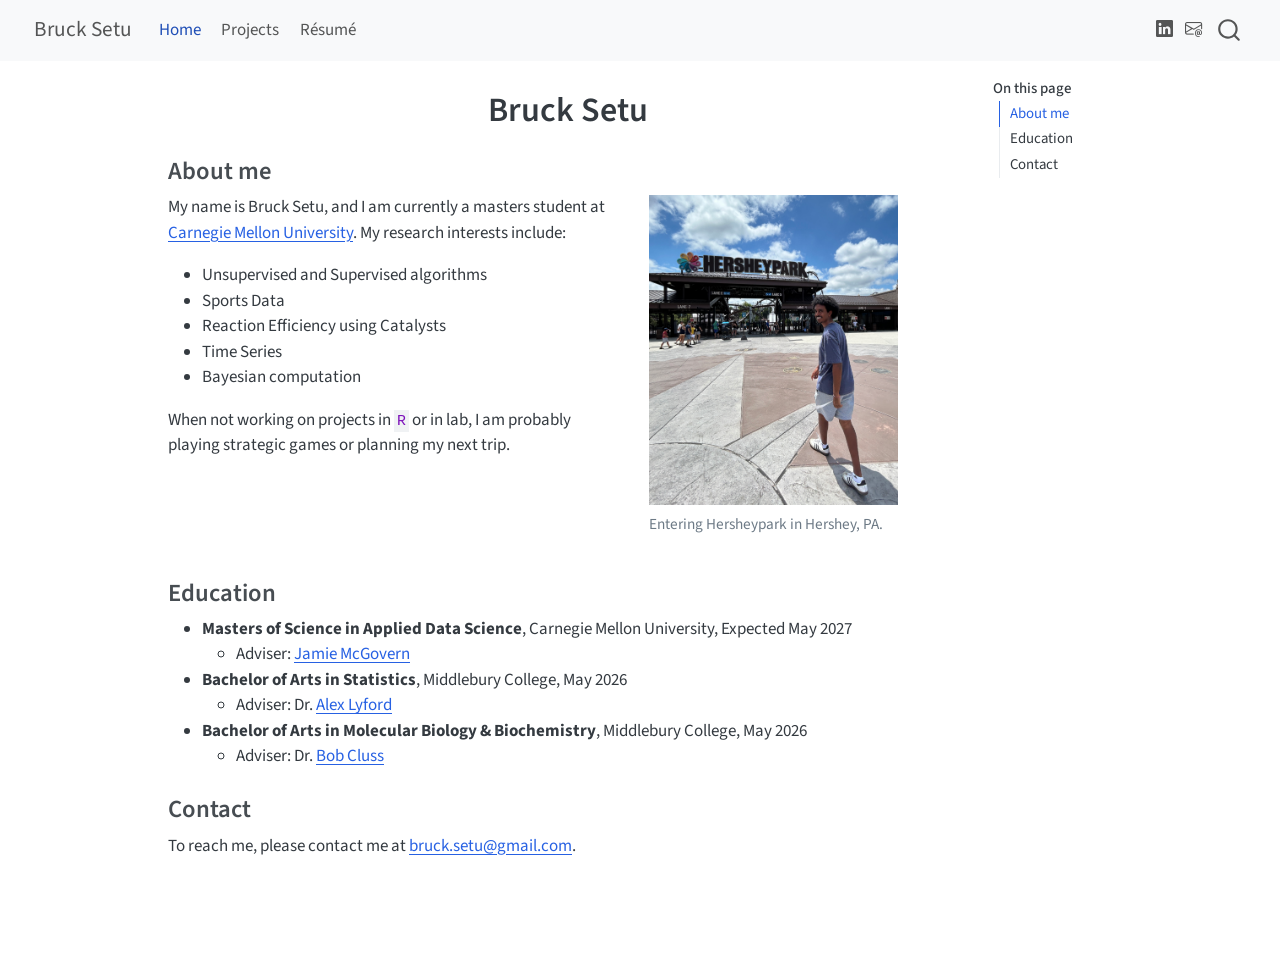
<file: index.html>
<!DOCTYPE html>
<html xmlns="http://www.w3.org/1999/xhtml" lang="en" xml:lang="en"><head>

<meta charset="utf-8">
<meta name="generator" content="quarto-1.8.25">

<meta name="viewport" content="width=device-width, initial-scale=1.0, user-scalable=yes">


<title>Bruck Setu</title>
<style>
code{white-space: pre-wrap;}
span.smallcaps{font-variant: small-caps;}
div.columns{display: flex; gap: min(4vw, 1.5em);}
div.column{flex: auto; overflow-x: auto;}
div.hanging-indent{margin-left: 1.5em; text-indent: -1.5em;}
ul.task-list{list-style: none;}
ul.task-list li input[type="checkbox"] {
  width: 0.8em;
  margin: 0 0.8em 0.2em -1em; /* quarto-specific, see https://github.com/quarto-dev/quarto-cli/issues/4556 */ 
  vertical-align: middle;
}
</style>


<script src="site_libs/quarto-nav/quarto-nav.js"></script>
<script src="site_libs/quarto-nav/headroom.min.js"></script>
<script src="site_libs/clipboard/clipboard.min.js"></script>
<script src="site_libs/quarto-search/autocomplete.umd.js"></script>
<script src="site_libs/quarto-search/fuse.min.js"></script>
<script src="site_libs/quarto-search/quarto-search.js"></script>
<meta name="quarto:offset" content="./">
<script src="site_libs/quarto-html/quarto.js" type="module"></script>
<script src="site_libs/quarto-html/tabsets/tabsets.js" type="module"></script>
<script src="site_libs/quarto-html/axe/axe-check.js" type="module"></script>
<script src="site_libs/quarto-html/popper.min.js"></script>
<script src="site_libs/quarto-html/tippy.umd.min.js"></script>
<script src="site_libs/quarto-html/anchor.min.js"></script>
<link href="site_libs/quarto-html/tippy.css" rel="stylesheet">
<link href="site_libs/quarto-html/quarto-syntax-highlighting-7b89279ff1a6dce999919e0e67d4d9ec.css" rel="stylesheet" id="quarto-text-highlighting-styles">
<script src="site_libs/bootstrap/bootstrap.min.js"></script>
<link href="site_libs/bootstrap/bootstrap-icons.css" rel="stylesheet">
<link href="site_libs/bootstrap/bootstrap-5b4ad623e5705c0698d39aec6f10cf02.min.css" rel="stylesheet" append-hash="true" id="quarto-bootstrap" data-mode="light">
<script id="quarto-search-options" type="application/json">{
  "location": "navbar",
  "copy-button": false,
  "collapse-after": 3,
  "panel-placement": "end",
  "type": "overlay",
  "limit": 50,
  "keyboard-shortcut": [
    "f",
    "/",
    "s"
  ],
  "show-item-context": false,
  "language": {
    "search-no-results-text": "No results",
    "search-matching-documents-text": "matching documents",
    "search-copy-link-title": "Copy link to search",
    "search-hide-matches-text": "Hide additional matches",
    "search-more-match-text": "more match in this document",
    "search-more-matches-text": "more matches in this document",
    "search-clear-button-title": "Clear",
    "search-text-placeholder": "",
    "search-detached-cancel-button-title": "Cancel",
    "search-submit-button-title": "Submit",
    "search-label": "Search"
  }
}</script>


<link rel="stylesheet" href="styles.css">
</head>

<body class="nav-fixed quarto-light">

<div id="quarto-search-results"></div>
  <header id="quarto-header" class="headroom fixed-top">
    <nav class="navbar navbar-expand-lg " data-bs-theme="dark">
      <div class="navbar-container container-fluid">
      <div class="navbar-brand-container mx-auto">
    <a href="./index.html" class="navbar-brand navbar-brand-logo">
    </a>
    <a class="navbar-brand" href="./index.html">
    <span class="navbar-title">Bruck Setu</span>
    </a>
  </div>
            <div id="quarto-search" class="" title="Search"></div>
          <button class="navbar-toggler" type="button" data-bs-toggle="collapse" data-bs-target="#navbarCollapse" aria-controls="navbarCollapse" role="menu" aria-expanded="false" aria-label="Toggle navigation" onclick="if (window.quartoToggleHeadroom) { window.quartoToggleHeadroom(); }">
  <span class="navbar-toggler-icon"></span>
</button>
          <div class="collapse navbar-collapse" id="navbarCollapse">
            <ul class="navbar-nav navbar-nav-scroll me-auto">
  <li class="nav-item">
    <a class="nav-link active" href="./index.html" aria-current="page"> 
<span class="menu-text">Home</span></a>
  </li>  
  <li class="nav-item">
    <a class="nav-link" href="./projects.html"> 
<span class="menu-text">Projects</span></a>
  </li>  
  <li class="nav-item">
    <a class="nav-link" href="./resume.html"> 
<span class="menu-text">Résumé</span></a>
  </li>  
</ul>
          </div> <!-- /navcollapse -->
            <div class="quarto-navbar-tools">
    <a href="https://www.linkedin.com/in/bruck-setu/" title="" class="quarto-navigation-tool px-1" aria-label=""><i class="bi bi-linkedin"></i></a>
    <a href="mailto:bruck.setu@gmail.com" title="" class="quarto-navigation-tool px-1" aria-label=""><i class="bi bi-envelope-at"></i></a>
</div>
      </div> <!-- /container-fluid -->
    </nav>
</header>
<!-- content -->
<div id="quarto-content" class="quarto-container page-columns page-rows-contents page-layout-article page-navbar">
<!-- sidebar -->
<!-- margin-sidebar -->
    <div id="quarto-margin-sidebar" class="sidebar margin-sidebar">
        <nav id="TOC" role="doc-toc" class="toc-active">
    <h2 id="toc-title">On this page</h2>
   
  <ul>
  <li><a href="#about-me" id="toc-about-me" class="nav-link active" data-scroll-target="#about-me">About me</a></li>
  <li><a href="#education" id="toc-education" class="nav-link" data-scroll-target="#education">Education</a></li>
  <li><a href="#contact" id="toc-contact" class="nav-link" data-scroll-target="#contact">Contact</a></li>
  </ul>
</nav>
    </div>
<!-- main -->
<main class="content" id="quarto-document-content">

<header id="title-block-header" class="quarto-title-block default">
<div class="quarto-title">
<h1 class="title">Bruck Setu</h1>
</div>



<div class="quarto-title-meta">

    
  
    
  </div>
  


</header>


<section id="about-me" class="level3">
<h3 class="anchored" data-anchor-id="about-me">About me</h3>
<div class="grid">
<div class="g-col-7">
<p>My name is Bruck Setu, and I am currently a masters student at <a href="https://www.cmu.edu/dietrich/statistics-datascience/index.html">Carnegie Mellon University</a>. My research interests include:</p>
<ul>
<li>Unsupervised and Supervised algorithms</li>
<li>Sports Data</li>
<li>Reaction Efficiency using Catalysts</li>
<li>Time Series</li>
<li>Bayesian computation</li>
</ul>
<p>When not working on projects in <code>R</code> or in lab, I am probably playing strategic games or planning my next trip.</p>
</div>
<div class="g-col-4">
<div class="quarto-figure quarto-figure-center">
<figure class="figure">
<p><img src="pics/IMG_3271.jpg" class="img-fluid figure-img" style="width:100.0%"></p>
<figcaption>Entering Hersheypark in Hershey, PA.</figcaption>
</figure>
</div>
</div>
<div class="g-col-1">

</div>
</div>
</section>
<section id="education" class="level3">
<h3 class="anchored" data-anchor-id="education">Education</h3>
<ul>
<li><strong>Masters of Science in Applied Data Science</strong>, Carnegie Mellon University, Expected May 2027
<ul>
<li>Adviser: <a href="https://www.cmu.edu/dietrich/statistics-datascience/people/faculty/jamie-mcgovern.html">Jamie McGovern</a></li>
</ul></li>
<li><strong>Bachelor of Arts in Statistics</strong>, Middlebury College, May 2026
<ul>
<li>Adviser: Dr.&nbsp;<a href="https://www.middlebury.edu/college/people/alex-lyford">Alex Lyford</a></li>
</ul></li>
<li><strong>Bachelor of Arts in Molecular Biology &amp; Biochemistry</strong>, Middlebury College, May 2026
<ul>
<li>Adviser: Dr.&nbsp;<a href="https://www.middlebury.edu/college/people/bob-cluss">Bob Cluss</a></li>
</ul></li>
</ul>
</section>
<section id="contact" class="level3">
<h3 class="anchored" data-anchor-id="contact">Contact</h3>
<p>To reach me, please contact me at <a href="mailto:bruck.setu@gmail.com">bruck.setu@gmail.com</a>.</p>


</section>

</main> <!-- /main -->
<script id="quarto-html-after-body" type="application/javascript">
  window.document.addEventListener("DOMContentLoaded", function (event) {
    const icon = "";
    const anchorJS = new window.AnchorJS();
    anchorJS.options = {
      placement: 'right',
      icon: icon
    };
    anchorJS.add('.anchored');
    const isCodeAnnotation = (el) => {
      for (const clz of el.classList) {
        if (clz.startsWith('code-annotation-')) {                     
          return true;
        }
      }
      return false;
    }
    const onCopySuccess = function(e) {
      // button target
      const button = e.trigger;
      // don't keep focus
      button.blur();
      // flash "checked"
      button.classList.add('code-copy-button-checked');
      var currentTitle = button.getAttribute("title");
      button.setAttribute("title", "Copied!");
      let tooltip;
      if (window.bootstrap) {
        button.setAttribute("data-bs-toggle", "tooltip");
        button.setAttribute("data-bs-placement", "left");
        button.setAttribute("data-bs-title", "Copied!");
        tooltip = new bootstrap.Tooltip(button, 
          { trigger: "manual", 
            customClass: "code-copy-button-tooltip",
            offset: [0, -8]});
        tooltip.show();    
      }
      setTimeout(function() {
        if (tooltip) {
          tooltip.hide();
          button.removeAttribute("data-bs-title");
          button.removeAttribute("data-bs-toggle");
          button.removeAttribute("data-bs-placement");
        }
        button.setAttribute("title", currentTitle);
        button.classList.remove('code-copy-button-checked');
      }, 1000);
      // clear code selection
      e.clearSelection();
    }
    const getTextToCopy = function(trigger) {
      const outerScaffold = trigger.parentElement.cloneNode(true);
      const codeEl = outerScaffold.querySelector('code');
      for (const childEl of codeEl.children) {
        if (isCodeAnnotation(childEl)) {
          childEl.remove();
        }
      }
      return codeEl.innerText;
    }
    const clipboard = new window.ClipboardJS('.code-copy-button:not([data-in-quarto-modal])', {
      text: getTextToCopy
    });
    clipboard.on('success', onCopySuccess);
    if (window.document.getElementById('quarto-embedded-source-code-modal')) {
      const clipboardModal = new window.ClipboardJS('.code-copy-button[data-in-quarto-modal]', {
        text: getTextToCopy,
        container: window.document.getElementById('quarto-embedded-source-code-modal')
      });
      clipboardModal.on('success', onCopySuccess);
    }
      var localhostRegex = new RegExp(/^(?:http|https):\/\/localhost\:?[0-9]*\//);
      var mailtoRegex = new RegExp(/^mailto:/);
        var filterRegex = new RegExp("https:\/\/brucksetu\.github\.io\/");
      var isInternal = (href) => {
          return filterRegex.test(href) || localhostRegex.test(href) || mailtoRegex.test(href);
      }
      // Inspect non-navigation links and adorn them if external
     var links = window.document.querySelectorAll('a[href]:not(.nav-link):not(.navbar-brand):not(.toc-action):not(.sidebar-link):not(.sidebar-item-toggle):not(.pagination-link):not(.no-external):not([aria-hidden]):not(.dropdown-item):not(.quarto-navigation-tool):not(.about-link)');
      for (var i=0; i<links.length; i++) {
        const link = links[i];
        if (!isInternal(link.href)) {
          // undo the damage that might have been done by quarto-nav.js in the case of
          // links that we want to consider external
          if (link.dataset.originalHref !== undefined) {
            link.href = link.dataset.originalHref;
          }
        }
      }
    function tippyHover(el, contentFn, onTriggerFn, onUntriggerFn) {
      const config = {
        allowHTML: true,
        maxWidth: 500,
        delay: 100,
        arrow: false,
        appendTo: function(el) {
            return el.parentElement;
        },
        interactive: true,
        interactiveBorder: 10,
        theme: 'quarto',
        placement: 'bottom-start',
      };
      if (contentFn) {
        config.content = contentFn;
      }
      if (onTriggerFn) {
        config.onTrigger = onTriggerFn;
      }
      if (onUntriggerFn) {
        config.onUntrigger = onUntriggerFn;
      }
      window.tippy(el, config); 
    }
    const noterefs = window.document.querySelectorAll('a[role="doc-noteref"]');
    for (var i=0; i<noterefs.length; i++) {
      const ref = noterefs[i];
      tippyHover(ref, function() {
        // use id or data attribute instead here
        let href = ref.getAttribute('data-footnote-href') || ref.getAttribute('href');
        try { href = new URL(href).hash; } catch {}
        const id = href.replace(/^#\/?/, "");
        const note = window.document.getElementById(id);
        if (note) {
          return note.innerHTML;
        } else {
          return "";
        }
      });
    }
    const xrefs = window.document.querySelectorAll('a.quarto-xref');
    const processXRef = (id, note) => {
      // Strip column container classes
      const stripColumnClz = (el) => {
        el.classList.remove("page-full", "page-columns");
        if (el.children) {
          for (const child of el.children) {
            stripColumnClz(child);
          }
        }
      }
      stripColumnClz(note)
      if (id === null || id.startsWith('sec-')) {
        // Special case sections, only their first couple elements
        const container = document.createElement("div");
        if (note.children && note.children.length > 2) {
          container.appendChild(note.children[0].cloneNode(true));
          for (let i = 1; i < note.children.length; i++) {
            const child = note.children[i];
            if (child.tagName === "P" && child.innerText === "") {
              continue;
            } else {
              container.appendChild(child.cloneNode(true));
              break;
            }
          }
          if (window.Quarto?.typesetMath) {
            window.Quarto.typesetMath(container);
          }
          return container.innerHTML
        } else {
          if (window.Quarto?.typesetMath) {
            window.Quarto.typesetMath(note);
          }
          return note.innerHTML;
        }
      } else {
        // Remove any anchor links if they are present
        const anchorLink = note.querySelector('a.anchorjs-link');
        if (anchorLink) {
          anchorLink.remove();
        }
        if (window.Quarto?.typesetMath) {
          window.Quarto.typesetMath(note);
        }
        if (note.classList.contains("callout")) {
          return note.outerHTML;
        } else {
          return note.innerHTML;
        }
      }
    }
    for (var i=0; i<xrefs.length; i++) {
      const xref = xrefs[i];
      tippyHover(xref, undefined, function(instance) {
        instance.disable();
        let url = xref.getAttribute('href');
        let hash = undefined; 
        if (url.startsWith('#')) {
          hash = url;
        } else {
          try { hash = new URL(url).hash; } catch {}
        }
        if (hash) {
          const id = hash.replace(/^#\/?/, "");
          const note = window.document.getElementById(id);
          if (note !== null) {
            try {
              const html = processXRef(id, note.cloneNode(true));
              instance.setContent(html);
            } finally {
              instance.enable();
              instance.show();
            }
          } else {
            // See if we can fetch this
            fetch(url.split('#')[0])
            .then(res => res.text())
            .then(html => {
              const parser = new DOMParser();
              const htmlDoc = parser.parseFromString(html, "text/html");
              const note = htmlDoc.getElementById(id);
              if (note !== null) {
                const html = processXRef(id, note);
                instance.setContent(html);
              } 
            }).finally(() => {
              instance.enable();
              instance.show();
            });
          }
        } else {
          // See if we can fetch a full url (with no hash to target)
          // This is a special case and we should probably do some content thinning / targeting
          fetch(url)
          .then(res => res.text())
          .then(html => {
            const parser = new DOMParser();
            const htmlDoc = parser.parseFromString(html, "text/html");
            const note = htmlDoc.querySelector('main.content');
            if (note !== null) {
              // This should only happen for chapter cross references
              // (since there is no id in the URL)
              // remove the first header
              if (note.children.length > 0 && note.children[0].tagName === "HEADER") {
                note.children[0].remove();
              }
              const html = processXRef(null, note);
              instance.setContent(html);
            } 
          }).finally(() => {
            instance.enable();
            instance.show();
          });
        }
      }, function(instance) {
      });
    }
        let selectedAnnoteEl;
        const selectorForAnnotation = ( cell, annotation) => {
          let cellAttr = 'data-code-cell="' + cell + '"';
          let lineAttr = 'data-code-annotation="' +  annotation + '"';
          const selector = 'span[' + cellAttr + '][' + lineAttr + ']';
          return selector;
        }
        const selectCodeLines = (annoteEl) => {
          const doc = window.document;
          const targetCell = annoteEl.getAttribute("data-target-cell");
          const targetAnnotation = annoteEl.getAttribute("data-target-annotation");
          const annoteSpan = window.document.querySelector(selectorForAnnotation(targetCell, targetAnnotation));
          const lines = annoteSpan.getAttribute("data-code-lines").split(",");
          const lineIds = lines.map((line) => {
            return targetCell + "-" + line;
          })
          let top = null;
          let height = null;
          let parent = null;
          if (lineIds.length > 0) {
              //compute the position of the single el (top and bottom and make a div)
              const el = window.document.getElementById(lineIds[0]);
              top = el.offsetTop;
              height = el.offsetHeight;
              parent = el.parentElement.parentElement;
            if (lineIds.length > 1) {
              const lastEl = window.document.getElementById(lineIds[lineIds.length - 1]);
              const bottom = lastEl.offsetTop + lastEl.offsetHeight;
              height = bottom - top;
            }
            if (top !== null && height !== null && parent !== null) {
              // cook up a div (if necessary) and position it 
              let div = window.document.getElementById("code-annotation-line-highlight");
              if (div === null) {
                div = window.document.createElement("div");
                div.setAttribute("id", "code-annotation-line-highlight");
                div.style.position = 'absolute';
                parent.appendChild(div);
              }
              div.style.top = top - 2 + "px";
              div.style.height = height + 4 + "px";
              div.style.left = 0;
              let gutterDiv = window.document.getElementById("code-annotation-line-highlight-gutter");
              if (gutterDiv === null) {
                gutterDiv = window.document.createElement("div");
                gutterDiv.setAttribute("id", "code-annotation-line-highlight-gutter");
                gutterDiv.style.position = 'absolute';
                const codeCell = window.document.getElementById(targetCell);
                const gutter = codeCell.querySelector('.code-annotation-gutter');
                gutter.appendChild(gutterDiv);
              }
              gutterDiv.style.top = top - 2 + "px";
              gutterDiv.style.height = height + 4 + "px";
            }
            selectedAnnoteEl = annoteEl;
          }
        };
        const unselectCodeLines = () => {
          const elementsIds = ["code-annotation-line-highlight", "code-annotation-line-highlight-gutter"];
          elementsIds.forEach((elId) => {
            const div = window.document.getElementById(elId);
            if (div) {
              div.remove();
            }
          });
          selectedAnnoteEl = undefined;
        };
          // Handle positioning of the toggle
      window.addEventListener(
        "resize",
        throttle(() => {
          elRect = undefined;
          if (selectedAnnoteEl) {
            selectCodeLines(selectedAnnoteEl);
          }
        }, 10)
      );
      function throttle(fn, ms) {
      let throttle = false;
      let timer;
        return (...args) => {
          if(!throttle) { // first call gets through
              fn.apply(this, args);
              throttle = true;
          } else { // all the others get throttled
              if(timer) clearTimeout(timer); // cancel #2
              timer = setTimeout(() => {
                fn.apply(this, args);
                timer = throttle = false;
              }, ms);
          }
        };
      }
        // Attach click handler to the DT
        const annoteDls = window.document.querySelectorAll('dt[data-target-cell]');
        for (const annoteDlNode of annoteDls) {
          annoteDlNode.addEventListener('click', (event) => {
            const clickedEl = event.target;
            if (clickedEl !== selectedAnnoteEl) {
              unselectCodeLines();
              const activeEl = window.document.querySelector('dt[data-target-cell].code-annotation-active');
              if (activeEl) {
                activeEl.classList.remove('code-annotation-active');
              }
              selectCodeLines(clickedEl);
              clickedEl.classList.add('code-annotation-active');
            } else {
              // Unselect the line
              unselectCodeLines();
              clickedEl.classList.remove('code-annotation-active');
            }
          });
        }
    const findCites = (el) => {
      const parentEl = el.parentElement;
      if (parentEl) {
        const cites = parentEl.dataset.cites;
        if (cites) {
          return {
            el,
            cites: cites.split(' ')
          };
        } else {
          return findCites(el.parentElement)
        }
      } else {
        return undefined;
      }
    };
    var bibliorefs = window.document.querySelectorAll('a[role="doc-biblioref"]');
    for (var i=0; i<bibliorefs.length; i++) {
      const ref = bibliorefs[i];
      const citeInfo = findCites(ref);
      if (citeInfo) {
        tippyHover(citeInfo.el, function() {
          var popup = window.document.createElement('div');
          citeInfo.cites.forEach(function(cite) {
            var citeDiv = window.document.createElement('div');
            citeDiv.classList.add('hanging-indent');
            citeDiv.classList.add('csl-entry');
            var biblioDiv = window.document.getElementById('ref-' + cite);
            if (biblioDiv) {
              citeDiv.innerHTML = biblioDiv.innerHTML;
            }
            popup.appendChild(citeDiv);
          });
          return popup.innerHTML;
        });
      }
    }
  });
  </script>
</div> <!-- /content -->




</body></html>
</file>
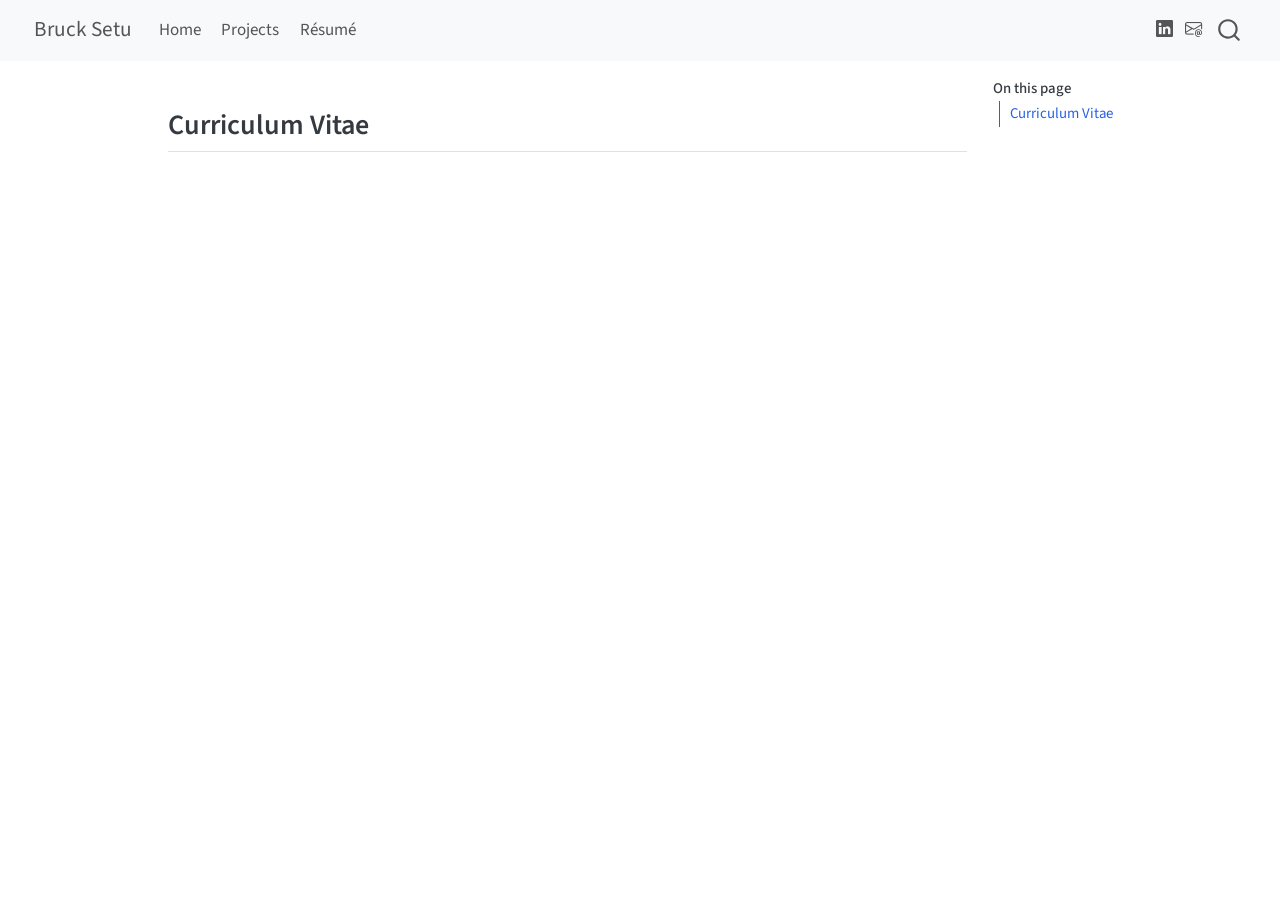
<file: cv_github.html>
<!DOCTYPE html>
<html xmlns="http://www.w3.org/1999/xhtml" lang="en" xml:lang="en"><head>

<meta charset="utf-8">
<meta name="generator" content="quarto-1.8.25">

<meta name="viewport" content="width=device-width, initial-scale=1.0, user-scalable=yes">


<title>cv_github – Bruck Setu</title>
<style>
code{white-space: pre-wrap;}
span.smallcaps{font-variant: small-caps;}
div.columns{display: flex; gap: min(4vw, 1.5em);}
div.column{flex: auto; overflow-x: auto;}
div.hanging-indent{margin-left: 1.5em; text-indent: -1.5em;}
ul.task-list{list-style: none;}
ul.task-list li input[type="checkbox"] {
  width: 0.8em;
  margin: 0 0.8em 0.2em -1em; /* quarto-specific, see https://github.com/quarto-dev/quarto-cli/issues/4556 */ 
  vertical-align: middle;
}
</style>


<script src="site_libs/quarto-nav/quarto-nav.js"></script>
<script src="site_libs/quarto-nav/headroom.min.js"></script>
<script src="site_libs/clipboard/clipboard.min.js"></script>
<script src="site_libs/quarto-search/autocomplete.umd.js"></script>
<script src="site_libs/quarto-search/fuse.min.js"></script>
<script src="site_libs/quarto-search/quarto-search.js"></script>
<meta name="quarto:offset" content="./">
<script src="site_libs/quarto-html/quarto.js" type="module"></script>
<script src="site_libs/quarto-html/tabsets/tabsets.js" type="module"></script>
<script src="site_libs/quarto-html/axe/axe-check.js" type="module"></script>
<script src="site_libs/quarto-html/popper.min.js"></script>
<script src="site_libs/quarto-html/tippy.umd.min.js"></script>
<script src="site_libs/quarto-html/anchor.min.js"></script>
<link href="site_libs/quarto-html/tippy.css" rel="stylesheet">
<link href="site_libs/quarto-html/quarto-syntax-highlighting-7b89279ff1a6dce999919e0e67d4d9ec.css" rel="stylesheet" id="quarto-text-highlighting-styles">
<script src="site_libs/bootstrap/bootstrap.min.js"></script>
<link href="site_libs/bootstrap/bootstrap-icons.css" rel="stylesheet">
<link href="site_libs/bootstrap/bootstrap-5b4ad623e5705c0698d39aec6f10cf02.min.css" rel="stylesheet" append-hash="true" id="quarto-bootstrap" data-mode="light">
<script id="quarto-search-options" type="application/json">{
  "location": "navbar",
  "copy-button": false,
  "collapse-after": 3,
  "panel-placement": "end",
  "type": "overlay",
  "limit": 50,
  "keyboard-shortcut": [
    "f",
    "/",
    "s"
  ],
  "show-item-context": false,
  "language": {
    "search-no-results-text": "No results",
    "search-matching-documents-text": "matching documents",
    "search-copy-link-title": "Copy link to search",
    "search-hide-matches-text": "Hide additional matches",
    "search-more-match-text": "more match in this document",
    "search-more-matches-text": "more matches in this document",
    "search-clear-button-title": "Clear",
    "search-text-placeholder": "",
    "search-detached-cancel-button-title": "Cancel",
    "search-submit-button-title": "Submit",
    "search-label": "Search"
  }
}</script>


<link rel="stylesheet" href="styles.css">
</head>

<body class="nav-fixed quarto-light">

<div id="quarto-search-results"></div>
  <header id="quarto-header" class="headroom fixed-top">
    <nav class="navbar navbar-expand-lg " data-bs-theme="dark">
      <div class="navbar-container container-fluid">
      <div class="navbar-brand-container mx-auto">
    <a href="./index.html" class="navbar-brand navbar-brand-logo">
    </a>
    <a class="navbar-brand" href="./index.html">
    <span class="navbar-title">Bruck Setu</span>
    </a>
  </div>
            <div id="quarto-search" class="" title="Search"></div>
          <button class="navbar-toggler" type="button" data-bs-toggle="collapse" data-bs-target="#navbarCollapse" aria-controls="navbarCollapse" role="menu" aria-expanded="false" aria-label="Toggle navigation" onclick="if (window.quartoToggleHeadroom) { window.quartoToggleHeadroom(); }">
  <span class="navbar-toggler-icon"></span>
</button>
          <div class="collapse navbar-collapse" id="navbarCollapse">
            <ul class="navbar-nav navbar-nav-scroll me-auto">
  <li class="nav-item">
    <a class="nav-link" href="./index.html"> 
<span class="menu-text">Home</span></a>
  </li>  
  <li class="nav-item">
    <a class="nav-link" href="./projects.html"> 
<span class="menu-text">Projects</span></a>
  </li>  
  <li class="nav-item">
    <a class="nav-link" href="./resume.html"> 
<span class="menu-text">Résumé</span></a>
  </li>  
</ul>
          </div> <!-- /navcollapse -->
            <div class="quarto-navbar-tools">
    <a href="https://www.linkedin.com/in/bruck-setu/" title="" class="quarto-navigation-tool px-1" aria-label=""><i class="bi bi-linkedin"></i></a>
    <a href="mailto:bruck.setu@gmail.com" title="" class="quarto-navigation-tool px-1" aria-label=""><i class="bi bi-envelope-at"></i></a>
</div>
      </div> <!-- /container-fluid -->
    </nav>
</header>
<!-- content -->
<div id="quarto-content" class="quarto-container page-columns page-rows-contents page-layout-article page-navbar">
<!-- sidebar -->
<!-- margin-sidebar -->
    <div id="quarto-margin-sidebar" class="sidebar margin-sidebar">
        <nav id="TOC" role="doc-toc" class="toc-active">
    <h2 id="toc-title">On this page</h2>
   
  <ul>
  <li><a href="#curriculum-vitae" id="toc-curriculum-vitae" class="nav-link active" data-scroll-target="#curriculum-vitae">Curriculum Vitae</a></li>
  </ul>
</nav>
    </div>
<!-- main -->
<main class="content" id="quarto-document-content"><header id="title-block-header" class="quarto-title-block"></header>




<section id="curriculum-vitae" class="level2">
<h2 class="anchored" data-anchor-id="curriculum-vitae">Curriculum Vitae</h2>
<div class="responsive-embed">
<iframe src="cv.pdf" style="width:100%; min-height:70vh;" frameborder="0">
</iframe>
</div>


</section>

</main> <!-- /main -->
<script id="quarto-html-after-body" type="application/javascript">
  window.document.addEventListener("DOMContentLoaded", function (event) {
    const icon = "";
    const anchorJS = new window.AnchorJS();
    anchorJS.options = {
      placement: 'right',
      icon: icon
    };
    anchorJS.add('.anchored');
    const isCodeAnnotation = (el) => {
      for (const clz of el.classList) {
        if (clz.startsWith('code-annotation-')) {                     
          return true;
        }
      }
      return false;
    }
    const onCopySuccess = function(e) {
      // button target
      const button = e.trigger;
      // don't keep focus
      button.blur();
      // flash "checked"
      button.classList.add('code-copy-button-checked');
      var currentTitle = button.getAttribute("title");
      button.setAttribute("title", "Copied!");
      let tooltip;
      if (window.bootstrap) {
        button.setAttribute("data-bs-toggle", "tooltip");
        button.setAttribute("data-bs-placement", "left");
        button.setAttribute("data-bs-title", "Copied!");
        tooltip = new bootstrap.Tooltip(button, 
          { trigger: "manual", 
            customClass: "code-copy-button-tooltip",
            offset: [0, -8]});
        tooltip.show();    
      }
      setTimeout(function() {
        if (tooltip) {
          tooltip.hide();
          button.removeAttribute("data-bs-title");
          button.removeAttribute("data-bs-toggle");
          button.removeAttribute("data-bs-placement");
        }
        button.setAttribute("title", currentTitle);
        button.classList.remove('code-copy-button-checked');
      }, 1000);
      // clear code selection
      e.clearSelection();
    }
    const getTextToCopy = function(trigger) {
      const outerScaffold = trigger.parentElement.cloneNode(true);
      const codeEl = outerScaffold.querySelector('code');
      for (const childEl of codeEl.children) {
        if (isCodeAnnotation(childEl)) {
          childEl.remove();
        }
      }
      return codeEl.innerText;
    }
    const clipboard = new window.ClipboardJS('.code-copy-button:not([data-in-quarto-modal])', {
      text: getTextToCopy
    });
    clipboard.on('success', onCopySuccess);
    if (window.document.getElementById('quarto-embedded-source-code-modal')) {
      const clipboardModal = new window.ClipboardJS('.code-copy-button[data-in-quarto-modal]', {
        text: getTextToCopy,
        container: window.document.getElementById('quarto-embedded-source-code-modal')
      });
      clipboardModal.on('success', onCopySuccess);
    }
      var localhostRegex = new RegExp(/^(?:http|https):\/\/localhost\:?[0-9]*\//);
      var mailtoRegex = new RegExp(/^mailto:/);
        var filterRegex = new RegExp("https:\/\/brucksetu\.github\.io\/");
      var isInternal = (href) => {
          return filterRegex.test(href) || localhostRegex.test(href) || mailtoRegex.test(href);
      }
      // Inspect non-navigation links and adorn them if external
     var links = window.document.querySelectorAll('a[href]:not(.nav-link):not(.navbar-brand):not(.toc-action):not(.sidebar-link):not(.sidebar-item-toggle):not(.pagination-link):not(.no-external):not([aria-hidden]):not(.dropdown-item):not(.quarto-navigation-tool):not(.about-link)');
      for (var i=0; i<links.length; i++) {
        const link = links[i];
        if (!isInternal(link.href)) {
          // undo the damage that might have been done by quarto-nav.js in the case of
          // links that we want to consider external
          if (link.dataset.originalHref !== undefined) {
            link.href = link.dataset.originalHref;
          }
        }
      }
    function tippyHover(el, contentFn, onTriggerFn, onUntriggerFn) {
      const config = {
        allowHTML: true,
        maxWidth: 500,
        delay: 100,
        arrow: false,
        appendTo: function(el) {
            return el.parentElement;
        },
        interactive: true,
        interactiveBorder: 10,
        theme: 'quarto',
        placement: 'bottom-start',
      };
      if (contentFn) {
        config.content = contentFn;
      }
      if (onTriggerFn) {
        config.onTrigger = onTriggerFn;
      }
      if (onUntriggerFn) {
        config.onUntrigger = onUntriggerFn;
      }
      window.tippy(el, config); 
    }
    const noterefs = window.document.querySelectorAll('a[role="doc-noteref"]');
    for (var i=0; i<noterefs.length; i++) {
      const ref = noterefs[i];
      tippyHover(ref, function() {
        // use id or data attribute instead here
        let href = ref.getAttribute('data-footnote-href') || ref.getAttribute('href');
        try { href = new URL(href).hash; } catch {}
        const id = href.replace(/^#\/?/, "");
        const note = window.document.getElementById(id);
        if (note) {
          return note.innerHTML;
        } else {
          return "";
        }
      });
    }
    const xrefs = window.document.querySelectorAll('a.quarto-xref');
    const processXRef = (id, note) => {
      // Strip column container classes
      const stripColumnClz = (el) => {
        el.classList.remove("page-full", "page-columns");
        if (el.children) {
          for (const child of el.children) {
            stripColumnClz(child);
          }
        }
      }
      stripColumnClz(note)
      if (id === null || id.startsWith('sec-')) {
        // Special case sections, only their first couple elements
        const container = document.createElement("div");
        if (note.children && note.children.length > 2) {
          container.appendChild(note.children[0].cloneNode(true));
          for (let i = 1; i < note.children.length; i++) {
            const child = note.children[i];
            if (child.tagName === "P" && child.innerText === "") {
              continue;
            } else {
              container.appendChild(child.cloneNode(true));
              break;
            }
          }
          if (window.Quarto?.typesetMath) {
            window.Quarto.typesetMath(container);
          }
          return container.innerHTML
        } else {
          if (window.Quarto?.typesetMath) {
            window.Quarto.typesetMath(note);
          }
          return note.innerHTML;
        }
      } else {
        // Remove any anchor links if they are present
        const anchorLink = note.querySelector('a.anchorjs-link');
        if (anchorLink) {
          anchorLink.remove();
        }
        if (window.Quarto?.typesetMath) {
          window.Quarto.typesetMath(note);
        }
        if (note.classList.contains("callout")) {
          return note.outerHTML;
        } else {
          return note.innerHTML;
        }
      }
    }
    for (var i=0; i<xrefs.length; i++) {
      const xref = xrefs[i];
      tippyHover(xref, undefined, function(instance) {
        instance.disable();
        let url = xref.getAttribute('href');
        let hash = undefined; 
        if (url.startsWith('#')) {
          hash = url;
        } else {
          try { hash = new URL(url).hash; } catch {}
        }
        if (hash) {
          const id = hash.replace(/^#\/?/, "");
          const note = window.document.getElementById(id);
          if (note !== null) {
            try {
              const html = processXRef(id, note.cloneNode(true));
              instance.setContent(html);
            } finally {
              instance.enable();
              instance.show();
            }
          } else {
            // See if we can fetch this
            fetch(url.split('#')[0])
            .then(res => res.text())
            .then(html => {
              const parser = new DOMParser();
              const htmlDoc = parser.parseFromString(html, "text/html");
              const note = htmlDoc.getElementById(id);
              if (note !== null) {
                const html = processXRef(id, note);
                instance.setContent(html);
              } 
            }).finally(() => {
              instance.enable();
              instance.show();
            });
          }
        } else {
          // See if we can fetch a full url (with no hash to target)
          // This is a special case and we should probably do some content thinning / targeting
          fetch(url)
          .then(res => res.text())
          .then(html => {
            const parser = new DOMParser();
            const htmlDoc = parser.parseFromString(html, "text/html");
            const note = htmlDoc.querySelector('main.content');
            if (note !== null) {
              // This should only happen for chapter cross references
              // (since there is no id in the URL)
              // remove the first header
              if (note.children.length > 0 && note.children[0].tagName === "HEADER") {
                note.children[0].remove();
              }
              const html = processXRef(null, note);
              instance.setContent(html);
            } 
          }).finally(() => {
            instance.enable();
            instance.show();
          });
        }
      }, function(instance) {
      });
    }
        let selectedAnnoteEl;
        const selectorForAnnotation = ( cell, annotation) => {
          let cellAttr = 'data-code-cell="' + cell + '"';
          let lineAttr = 'data-code-annotation="' +  annotation + '"';
          const selector = 'span[' + cellAttr + '][' + lineAttr + ']';
          return selector;
        }
        const selectCodeLines = (annoteEl) => {
          const doc = window.document;
          const targetCell = annoteEl.getAttribute("data-target-cell");
          const targetAnnotation = annoteEl.getAttribute("data-target-annotation");
          const annoteSpan = window.document.querySelector(selectorForAnnotation(targetCell, targetAnnotation));
          const lines = annoteSpan.getAttribute("data-code-lines").split(",");
          const lineIds = lines.map((line) => {
            return targetCell + "-" + line;
          })
          let top = null;
          let height = null;
          let parent = null;
          if (lineIds.length > 0) {
              //compute the position of the single el (top and bottom and make a div)
              const el = window.document.getElementById(lineIds[0]);
              top = el.offsetTop;
              height = el.offsetHeight;
              parent = el.parentElement.parentElement;
            if (lineIds.length > 1) {
              const lastEl = window.document.getElementById(lineIds[lineIds.length - 1]);
              const bottom = lastEl.offsetTop + lastEl.offsetHeight;
              height = bottom - top;
            }
            if (top !== null && height !== null && parent !== null) {
              // cook up a div (if necessary) and position it 
              let div = window.document.getElementById("code-annotation-line-highlight");
              if (div === null) {
                div = window.document.createElement("div");
                div.setAttribute("id", "code-annotation-line-highlight");
                div.style.position = 'absolute';
                parent.appendChild(div);
              }
              div.style.top = top - 2 + "px";
              div.style.height = height + 4 + "px";
              div.style.left = 0;
              let gutterDiv = window.document.getElementById("code-annotation-line-highlight-gutter");
              if (gutterDiv === null) {
                gutterDiv = window.document.createElement("div");
                gutterDiv.setAttribute("id", "code-annotation-line-highlight-gutter");
                gutterDiv.style.position = 'absolute';
                const codeCell = window.document.getElementById(targetCell);
                const gutter = codeCell.querySelector('.code-annotation-gutter');
                gutter.appendChild(gutterDiv);
              }
              gutterDiv.style.top = top - 2 + "px";
              gutterDiv.style.height = height + 4 + "px";
            }
            selectedAnnoteEl = annoteEl;
          }
        };
        const unselectCodeLines = () => {
          const elementsIds = ["code-annotation-line-highlight", "code-annotation-line-highlight-gutter"];
          elementsIds.forEach((elId) => {
            const div = window.document.getElementById(elId);
            if (div) {
              div.remove();
            }
          });
          selectedAnnoteEl = undefined;
        };
          // Handle positioning of the toggle
      window.addEventListener(
        "resize",
        throttle(() => {
          elRect = undefined;
          if (selectedAnnoteEl) {
            selectCodeLines(selectedAnnoteEl);
          }
        }, 10)
      );
      function throttle(fn, ms) {
      let throttle = false;
      let timer;
        return (...args) => {
          if(!throttle) { // first call gets through
              fn.apply(this, args);
              throttle = true;
          } else { // all the others get throttled
              if(timer) clearTimeout(timer); // cancel #2
              timer = setTimeout(() => {
                fn.apply(this, args);
                timer = throttle = false;
              }, ms);
          }
        };
      }
        // Attach click handler to the DT
        const annoteDls = window.document.querySelectorAll('dt[data-target-cell]');
        for (const annoteDlNode of annoteDls) {
          annoteDlNode.addEventListener('click', (event) => {
            const clickedEl = event.target;
            if (clickedEl !== selectedAnnoteEl) {
              unselectCodeLines();
              const activeEl = window.document.querySelector('dt[data-target-cell].code-annotation-active');
              if (activeEl) {
                activeEl.classList.remove('code-annotation-active');
              }
              selectCodeLines(clickedEl);
              clickedEl.classList.add('code-annotation-active');
            } else {
              // Unselect the line
              unselectCodeLines();
              clickedEl.classList.remove('code-annotation-active');
            }
          });
        }
    const findCites = (el) => {
      const parentEl = el.parentElement;
      if (parentEl) {
        const cites = parentEl.dataset.cites;
        if (cites) {
          return {
            el,
            cites: cites.split(' ')
          };
        } else {
          return findCites(el.parentElement)
        }
      } else {
        return undefined;
      }
    };
    var bibliorefs = window.document.querySelectorAll('a[role="doc-biblioref"]');
    for (var i=0; i<bibliorefs.length; i++) {
      const ref = bibliorefs[i];
      const citeInfo = findCites(ref);
      if (citeInfo) {
        tippyHover(citeInfo.el, function() {
          var popup = window.document.createElement('div');
          citeInfo.cites.forEach(function(cite) {
            var citeDiv = window.document.createElement('div');
            citeDiv.classList.add('hanging-indent');
            citeDiv.classList.add('csl-entry');
            var biblioDiv = window.document.getElementById('ref-' + cite);
            if (biblioDiv) {
              citeDiv.innerHTML = biblioDiv.innerHTML;
            }
            popup.appendChild(citeDiv);
          });
          return popup.innerHTML;
        });
      }
    }
  });
  </script>
</div> <!-- /content -->




</body></html>
</file>
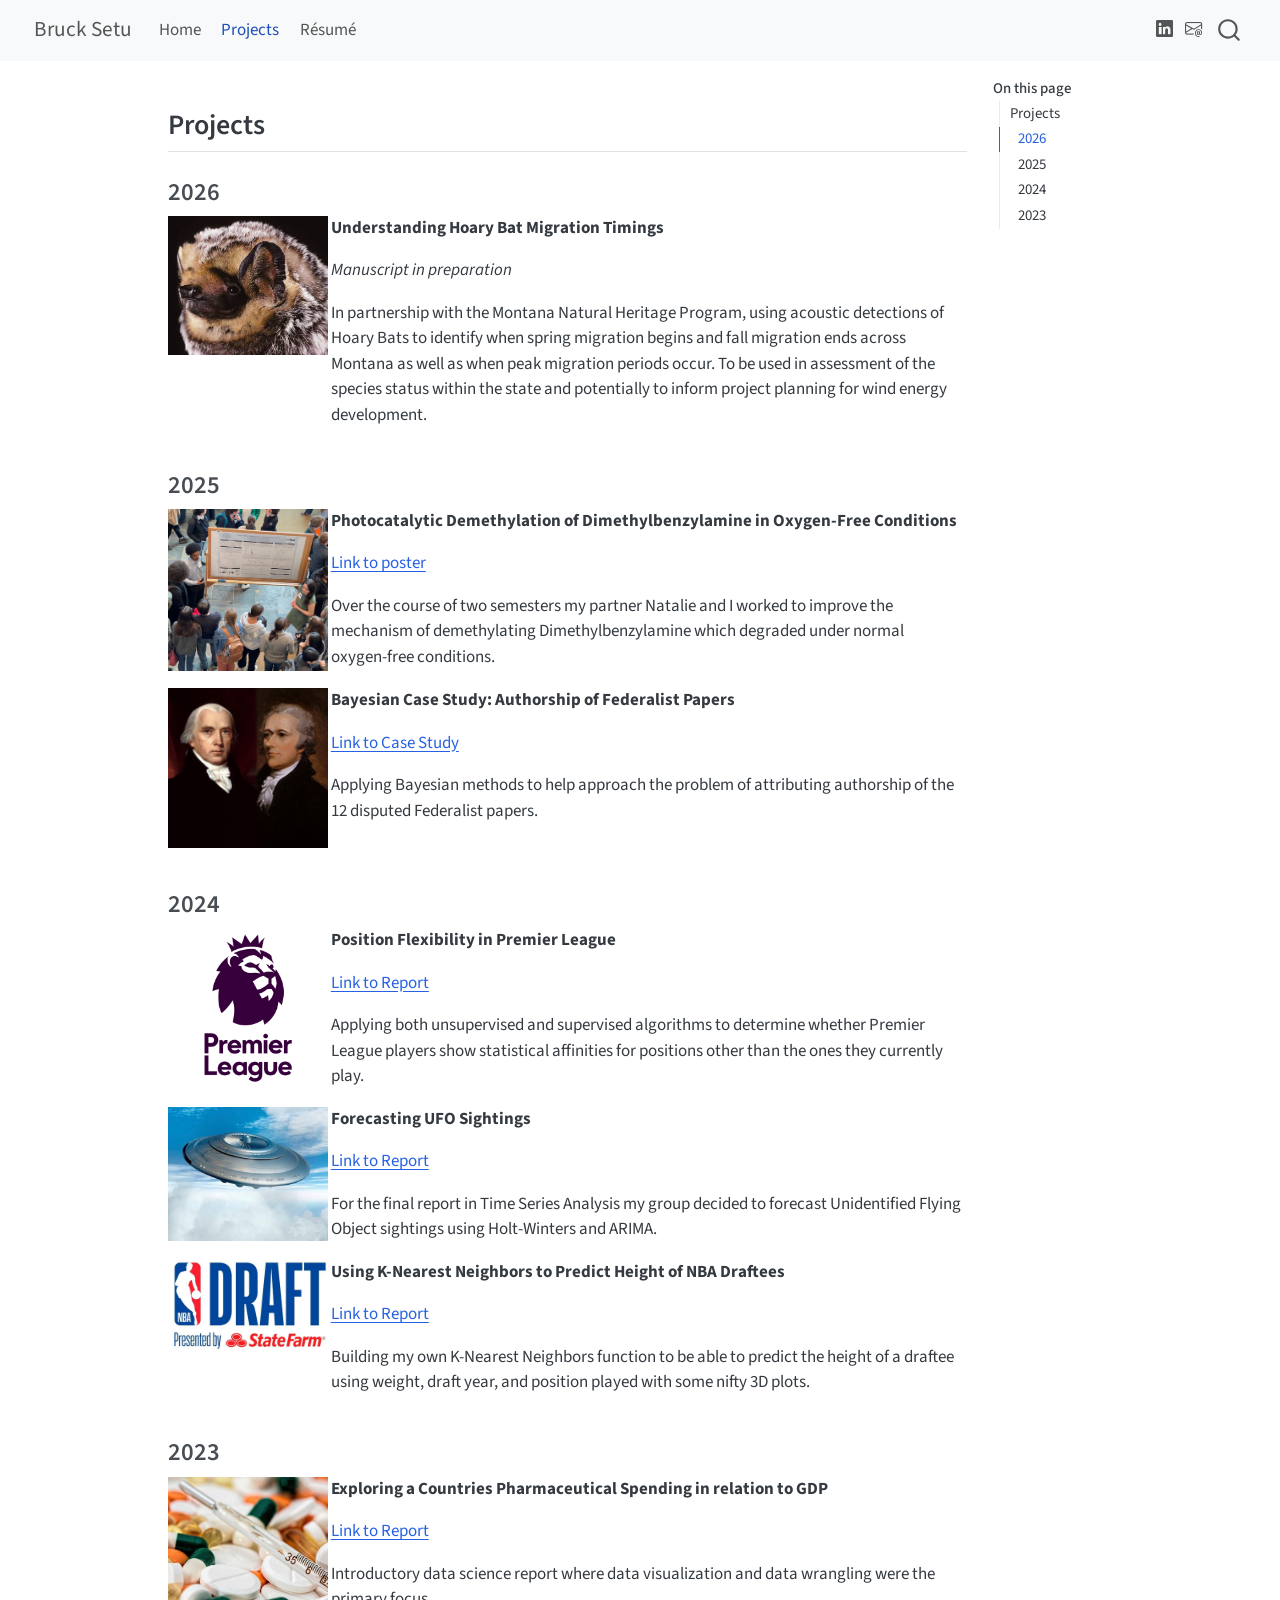
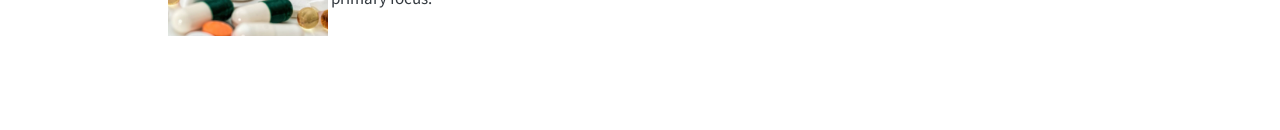
<file: projects.html>
<!DOCTYPE html>
<html xmlns="http://www.w3.org/1999/xhtml" lang="en" xml:lang="en"><head>

<meta charset="utf-8">
<meta name="generator" content="quarto-1.8.25">

<meta name="viewport" content="width=device-width, initial-scale=1.0, user-scalable=yes">


<title>projects – Bruck Setu</title>
<style>
code{white-space: pre-wrap;}
span.smallcaps{font-variant: small-caps;}
div.columns{display: flex; gap: min(4vw, 1.5em);}
div.column{flex: auto; overflow-x: auto;}
div.hanging-indent{margin-left: 1.5em; text-indent: -1.5em;}
ul.task-list{list-style: none;}
ul.task-list li input[type="checkbox"] {
  width: 0.8em;
  margin: 0 0.8em 0.2em -1em; /* quarto-specific, see https://github.com/quarto-dev/quarto-cli/issues/4556 */ 
  vertical-align: middle;
}
</style>


<script src="site_libs/quarto-nav/quarto-nav.js"></script>
<script src="site_libs/quarto-nav/headroom.min.js"></script>
<script src="site_libs/clipboard/clipboard.min.js"></script>
<script src="site_libs/quarto-search/autocomplete.umd.js"></script>
<script src="site_libs/quarto-search/fuse.min.js"></script>
<script src="site_libs/quarto-search/quarto-search.js"></script>
<meta name="quarto:offset" content="./">
<script src="site_libs/quarto-html/quarto.js" type="module"></script>
<script src="site_libs/quarto-html/tabsets/tabsets.js" type="module"></script>
<script src="site_libs/quarto-html/axe/axe-check.js" type="module"></script>
<script src="site_libs/quarto-html/popper.min.js"></script>
<script src="site_libs/quarto-html/tippy.umd.min.js"></script>
<script src="site_libs/quarto-html/anchor.min.js"></script>
<link href="site_libs/quarto-html/tippy.css" rel="stylesheet">
<link href="site_libs/quarto-html/quarto-syntax-highlighting-7b89279ff1a6dce999919e0e67d4d9ec.css" rel="stylesheet" id="quarto-text-highlighting-styles">
<script src="site_libs/bootstrap/bootstrap.min.js"></script>
<link href="site_libs/bootstrap/bootstrap-icons.css" rel="stylesheet">
<link href="site_libs/bootstrap/bootstrap-5b4ad623e5705c0698d39aec6f10cf02.min.css" rel="stylesheet" append-hash="true" id="quarto-bootstrap" data-mode="light">
<script id="quarto-search-options" type="application/json">{
  "location": "navbar",
  "copy-button": false,
  "collapse-after": 3,
  "panel-placement": "end",
  "type": "overlay",
  "limit": 50,
  "keyboard-shortcut": [
    "f",
    "/",
    "s"
  ],
  "show-item-context": false,
  "language": {
    "search-no-results-text": "No results",
    "search-matching-documents-text": "matching documents",
    "search-copy-link-title": "Copy link to search",
    "search-hide-matches-text": "Hide additional matches",
    "search-more-match-text": "more match in this document",
    "search-more-matches-text": "more matches in this document",
    "search-clear-button-title": "Clear",
    "search-text-placeholder": "",
    "search-detached-cancel-button-title": "Cancel",
    "search-submit-button-title": "Submit",
    "search-label": "Search"
  }
}</script>


<link rel="stylesheet" href="styles.css">
</head>

<body class="nav-fixed quarto-light">

<div id="quarto-search-results"></div>
  <header id="quarto-header" class="headroom fixed-top">
    <nav class="navbar navbar-expand-lg " data-bs-theme="dark">
      <div class="navbar-container container-fluid">
      <div class="navbar-brand-container mx-auto">
    <a href="./index.html" class="navbar-brand navbar-brand-logo">
    </a>
    <a class="navbar-brand" href="./index.html">
    <span class="navbar-title">Bruck Setu</span>
    </a>
  </div>
            <div id="quarto-search" class="" title="Search"></div>
          <button class="navbar-toggler" type="button" data-bs-toggle="collapse" data-bs-target="#navbarCollapse" aria-controls="navbarCollapse" role="menu" aria-expanded="false" aria-label="Toggle navigation" onclick="if (window.quartoToggleHeadroom) { window.quartoToggleHeadroom(); }">
  <span class="navbar-toggler-icon"></span>
</button>
          <div class="collapse navbar-collapse" id="navbarCollapse">
            <ul class="navbar-nav navbar-nav-scroll me-auto">
  <li class="nav-item">
    <a class="nav-link" href="./index.html"> 
<span class="menu-text">Home</span></a>
  </li>  
  <li class="nav-item">
    <a class="nav-link active" href="./projects.html" aria-current="page"> 
<span class="menu-text">Projects</span></a>
  </li>  
  <li class="nav-item">
    <a class="nav-link" href="./resume.html"> 
<span class="menu-text">Résumé</span></a>
  </li>  
</ul>
          </div> <!-- /navcollapse -->
            <div class="quarto-navbar-tools">
    <a href="https://www.linkedin.com/in/bruck-setu/" title="" class="quarto-navigation-tool px-1" aria-label=""><i class="bi bi-linkedin"></i></a>
    <a href="mailto:bruck.setu@gmail.com" title="" class="quarto-navigation-tool px-1" aria-label=""><i class="bi bi-envelope-at"></i></a>
</div>
      </div> <!-- /container-fluid -->
    </nav>
</header>
<!-- content -->
<div id="quarto-content" class="quarto-container page-columns page-rows-contents page-layout-article page-navbar">
<!-- sidebar -->
<!-- margin-sidebar -->
    <div id="quarto-margin-sidebar" class="sidebar margin-sidebar">
        <nav id="TOC" role="doc-toc" class="toc-active">
    <h2 id="toc-title">On this page</h2>
   
  <ul>
  <li><a href="#projects" id="toc-projects" class="nav-link active" data-scroll-target="#projects">Projects</a>
  <ul class="collapse">
  <li><a href="#section" id="toc-section" class="nav-link" data-scroll-target="#section">2026</a></li>
  <li><a href="#section-1" id="toc-section-1" class="nav-link" data-scroll-target="#section-1">2025</a></li>
  <li><a href="#section-2" id="toc-section-2" class="nav-link" data-scroll-target="#section-2">2024</a></li>
  <li><a href="#section-3" id="toc-section-3" class="nav-link" data-scroll-target="#section-3">2023</a></li>
  </ul></li>
  </ul>
</nav>
    </div>
<!-- main -->
<main class="content" id="quarto-document-content"><header id="title-block-header" class="quarto-title-block"></header>




<section id="projects" class="level2">
<h2 class="anchored" data-anchor-id="projects">Projects</h2>
<section id="section" class="level3">
<h3 class="anchored" data-anchor-id="section">2026</h3>
<div class="{columns}">
<div class="column" style="width:20%;">
<p><img src="pics/hoary_bat.jpg" class="img-fluid" style="width:100.0%"></p>
</div>
<div class="column" style="width:79%;">
<p><strong>Understanding Hoary Bat Migration Timings</strong></p>
<p><em>Manuscript in preparation</em></p>
<p>In partnership with the Montana Natural Heritage Program, using acoustic detections of Hoary Bats to identify when spring migration begins and fall migration ends across Montana as well as when peak migration periods occur. To be used in assessment of the species status within the state and potentially to inform project planning for wind energy development.</p>
</div>
</div>
</section>
<section id="section-1" class="level3">
<h3 class="anchored" data-anchor-id="section-1">2025</h3>
<div class="{columns}">
<div class="column" style="width:20%;">
<p><img src="pics/IMG_1602.jpg" class="img-fluid" style="width:100.0%"></p>
</div>
<div class="column" style="width:79%;">
<p><strong>Photocatalytic Demethylation of Dimethylbenzylamine in Oxygen-Free Conditions</strong></p>
<p><a href="internal_docs/Spring Symposium Poster - NP &amp; BS.pdf">Link to poster</a></p>
<p>Over the course of two semesters my partner Natalie and I worked to improve the mechanism of demethylating Dimethylbenzylamine which degraded under normal oxygen-free conditions.</p>
</div>
</div>
<div class="{columns}">
<div class="column" style="width:20%;">
<p><img src="pics/hamilton_madison.png" class="img-fluid" style="width:100.0%"></p>
</div>
<div class="column" style="width:79%;">
<p><strong>Bayesian Case Study: Authorship of Federalist Papers</strong></p>
<p><a href="internal_docs/STAT-412_Case-2.pdf">Link to Case Study</a></p>
<p>Applying Bayesian methods to help approach the problem of attributing authorship of the 12 disputed Federalist papers.</p>
</div>
</div>
</section>
<section id="section-2" class="level3">
<h3 class="anchored" data-anchor-id="section-2">2024</h3>
<div class="{columns}">
<div class="column" style="width:20%;">
<p><img src="pics/prem.png" class="img-fluid" style="width:100.0%"></p>
</div>
<div class="column" style="width:79%;">
<p><strong>Position Flexibility in Premier League</strong></p>
<p><a href="internal_docs/StatsLearningFinal.pdf">Link to Report</a></p>
<p>Applying both unsupervised and supervised algorithms to determine whether Premier League players show statistical affinities for positions other than the ones they currently play.</p>
</div>
</div>
<div class="{columns}">
<div class="column" style="width:20%;">
<p><img src="pics/IMG_4278.jpg" class="img-fluid" style="width:100.0%"></p>
</div>
<div class="column" style="width:79%;">
<p><strong>Forecasting UFO Sightings</strong></p>
<p><a href="internal_docs/stat219_project--1-.pdf">Link to Report</a></p>
<p>For the final report in Time Series Analysis my group decided to forecast Unidentified Flying Object sightings using Holt-Winters and ARIMA.</p>
</div>
</div>
<div class="{columns}">
<div class="column" style="width:20%;">
<p><img src="pics/draft2.jpg" class="img-fluid" style="width:100.0%"></p>
</div>
<div class="column" style="width:79%;">
<p><strong>Using K-Nearest Neighbors to Predict Height of NBA Draftees</strong></p>
<p><a href="internal_docs/KNN_NBA.html">Link to Report</a></p>
<p>Building my own K-Nearest Neighbors function to be able to predict the height of a draftee using weight, draft year, and position played with some nifty 3D plots.</p>
</div>
</div>
</section>
<section id="section-3" class="level3">
<h3 class="anchored" data-anchor-id="section-3">2023</h3>
<div class="{columns}">
<div class="column" style="width:20%;">
<p><img src="pics/56795.jpg" class="img-fluid" style="width:100.0%"></p>
</div>
<div class="column" style="width:79%;">
<p><strong>Exploring a Countries Pharmaceutical Spending in relation to GDP</strong></p>
<p><a href="internal_docs/Intro_Report.html">Link to Report</a></p>
<p>Introductory data science report where data visualization and data wrangling were the primary focus.</p>
</div>
</div>


</section>
</section>

</main> <!-- /main -->
<script id="quarto-html-after-body" type="application/javascript">
  window.document.addEventListener("DOMContentLoaded", function (event) {
    const icon = "";
    const anchorJS = new window.AnchorJS();
    anchorJS.options = {
      placement: 'right',
      icon: icon
    };
    anchorJS.add('.anchored');
    const isCodeAnnotation = (el) => {
      for (const clz of el.classList) {
        if (clz.startsWith('code-annotation-')) {                     
          return true;
        }
      }
      return false;
    }
    const onCopySuccess = function(e) {
      // button target
      const button = e.trigger;
      // don't keep focus
      button.blur();
      // flash "checked"
      button.classList.add('code-copy-button-checked');
      var currentTitle = button.getAttribute("title");
      button.setAttribute("title", "Copied!");
      let tooltip;
      if (window.bootstrap) {
        button.setAttribute("data-bs-toggle", "tooltip");
        button.setAttribute("data-bs-placement", "left");
        button.setAttribute("data-bs-title", "Copied!");
        tooltip = new bootstrap.Tooltip(button, 
          { trigger: "manual", 
            customClass: "code-copy-button-tooltip",
            offset: [0, -8]});
        tooltip.show();    
      }
      setTimeout(function() {
        if (tooltip) {
          tooltip.hide();
          button.removeAttribute("data-bs-title");
          button.removeAttribute("data-bs-toggle");
          button.removeAttribute("data-bs-placement");
        }
        button.setAttribute("title", currentTitle);
        button.classList.remove('code-copy-button-checked');
      }, 1000);
      // clear code selection
      e.clearSelection();
    }
    const getTextToCopy = function(trigger) {
      const outerScaffold = trigger.parentElement.cloneNode(true);
      const codeEl = outerScaffold.querySelector('code');
      for (const childEl of codeEl.children) {
        if (isCodeAnnotation(childEl)) {
          childEl.remove();
        }
      }
      return codeEl.innerText;
    }
    const clipboard = new window.ClipboardJS('.code-copy-button:not([data-in-quarto-modal])', {
      text: getTextToCopy
    });
    clipboard.on('success', onCopySuccess);
    if (window.document.getElementById('quarto-embedded-source-code-modal')) {
      const clipboardModal = new window.ClipboardJS('.code-copy-button[data-in-quarto-modal]', {
        text: getTextToCopy,
        container: window.document.getElementById('quarto-embedded-source-code-modal')
      });
      clipboardModal.on('success', onCopySuccess);
    }
      var localhostRegex = new RegExp(/^(?:http|https):\/\/localhost\:?[0-9]*\//);
      var mailtoRegex = new RegExp(/^mailto:/);
        var filterRegex = new RegExp("https:\/\/brucksetu\.github\.io\/");
      var isInternal = (href) => {
          return filterRegex.test(href) || localhostRegex.test(href) || mailtoRegex.test(href);
      }
      // Inspect non-navigation links and adorn them if external
     var links = window.document.querySelectorAll('a[href]:not(.nav-link):not(.navbar-brand):not(.toc-action):not(.sidebar-link):not(.sidebar-item-toggle):not(.pagination-link):not(.no-external):not([aria-hidden]):not(.dropdown-item):not(.quarto-navigation-tool):not(.about-link)');
      for (var i=0; i<links.length; i++) {
        const link = links[i];
        if (!isInternal(link.href)) {
          // undo the damage that might have been done by quarto-nav.js in the case of
          // links that we want to consider external
          if (link.dataset.originalHref !== undefined) {
            link.href = link.dataset.originalHref;
          }
        }
      }
    function tippyHover(el, contentFn, onTriggerFn, onUntriggerFn) {
      const config = {
        allowHTML: true,
        maxWidth: 500,
        delay: 100,
        arrow: false,
        appendTo: function(el) {
            return el.parentElement;
        },
        interactive: true,
        interactiveBorder: 10,
        theme: 'quarto',
        placement: 'bottom-start',
      };
      if (contentFn) {
        config.content = contentFn;
      }
      if (onTriggerFn) {
        config.onTrigger = onTriggerFn;
      }
      if (onUntriggerFn) {
        config.onUntrigger = onUntriggerFn;
      }
      window.tippy(el, config); 
    }
    const noterefs = window.document.querySelectorAll('a[role="doc-noteref"]');
    for (var i=0; i<noterefs.length; i++) {
      const ref = noterefs[i];
      tippyHover(ref, function() {
        // use id or data attribute instead here
        let href = ref.getAttribute('data-footnote-href') || ref.getAttribute('href');
        try { href = new URL(href).hash; } catch {}
        const id = href.replace(/^#\/?/, "");
        const note = window.document.getElementById(id);
        if (note) {
          return note.innerHTML;
        } else {
          return "";
        }
      });
    }
    const xrefs = window.document.querySelectorAll('a.quarto-xref');
    const processXRef = (id, note) => {
      // Strip column container classes
      const stripColumnClz = (el) => {
        el.classList.remove("page-full", "page-columns");
        if (el.children) {
          for (const child of el.children) {
            stripColumnClz(child);
          }
        }
      }
      stripColumnClz(note)
      if (id === null || id.startsWith('sec-')) {
        // Special case sections, only their first couple elements
        const container = document.createElement("div");
        if (note.children && note.children.length > 2) {
          container.appendChild(note.children[0].cloneNode(true));
          for (let i = 1; i < note.children.length; i++) {
            const child = note.children[i];
            if (child.tagName === "P" && child.innerText === "") {
              continue;
            } else {
              container.appendChild(child.cloneNode(true));
              break;
            }
          }
          if (window.Quarto?.typesetMath) {
            window.Quarto.typesetMath(container);
          }
          return container.innerHTML
        } else {
          if (window.Quarto?.typesetMath) {
            window.Quarto.typesetMath(note);
          }
          return note.innerHTML;
        }
      } else {
        // Remove any anchor links if they are present
        const anchorLink = note.querySelector('a.anchorjs-link');
        if (anchorLink) {
          anchorLink.remove();
        }
        if (window.Quarto?.typesetMath) {
          window.Quarto.typesetMath(note);
        }
        if (note.classList.contains("callout")) {
          return note.outerHTML;
        } else {
          return note.innerHTML;
        }
      }
    }
    for (var i=0; i<xrefs.length; i++) {
      const xref = xrefs[i];
      tippyHover(xref, undefined, function(instance) {
        instance.disable();
        let url = xref.getAttribute('href');
        let hash = undefined; 
        if (url.startsWith('#')) {
          hash = url;
        } else {
          try { hash = new URL(url).hash; } catch {}
        }
        if (hash) {
          const id = hash.replace(/^#\/?/, "");
          const note = window.document.getElementById(id);
          if (note !== null) {
            try {
              const html = processXRef(id, note.cloneNode(true));
              instance.setContent(html);
            } finally {
              instance.enable();
              instance.show();
            }
          } else {
            // See if we can fetch this
            fetch(url.split('#')[0])
            .then(res => res.text())
            .then(html => {
              const parser = new DOMParser();
              const htmlDoc = parser.parseFromString(html, "text/html");
              const note = htmlDoc.getElementById(id);
              if (note !== null) {
                const html = processXRef(id, note);
                instance.setContent(html);
              } 
            }).finally(() => {
              instance.enable();
              instance.show();
            });
          }
        } else {
          // See if we can fetch a full url (with no hash to target)
          // This is a special case and we should probably do some content thinning / targeting
          fetch(url)
          .then(res => res.text())
          .then(html => {
            const parser = new DOMParser();
            const htmlDoc = parser.parseFromString(html, "text/html");
            const note = htmlDoc.querySelector('main.content');
            if (note !== null) {
              // This should only happen for chapter cross references
              // (since there is no id in the URL)
              // remove the first header
              if (note.children.length > 0 && note.children[0].tagName === "HEADER") {
                note.children[0].remove();
              }
              const html = processXRef(null, note);
              instance.setContent(html);
            } 
          }).finally(() => {
            instance.enable();
            instance.show();
          });
        }
      }, function(instance) {
      });
    }
        let selectedAnnoteEl;
        const selectorForAnnotation = ( cell, annotation) => {
          let cellAttr = 'data-code-cell="' + cell + '"';
          let lineAttr = 'data-code-annotation="' +  annotation + '"';
          const selector = 'span[' + cellAttr + '][' + lineAttr + ']';
          return selector;
        }
        const selectCodeLines = (annoteEl) => {
          const doc = window.document;
          const targetCell = annoteEl.getAttribute("data-target-cell");
          const targetAnnotation = annoteEl.getAttribute("data-target-annotation");
          const annoteSpan = window.document.querySelector(selectorForAnnotation(targetCell, targetAnnotation));
          const lines = annoteSpan.getAttribute("data-code-lines").split(",");
          const lineIds = lines.map((line) => {
            return targetCell + "-" + line;
          })
          let top = null;
          let height = null;
          let parent = null;
          if (lineIds.length > 0) {
              //compute the position of the single el (top and bottom and make a div)
              const el = window.document.getElementById(lineIds[0]);
              top = el.offsetTop;
              height = el.offsetHeight;
              parent = el.parentElement.parentElement;
            if (lineIds.length > 1) {
              const lastEl = window.document.getElementById(lineIds[lineIds.length - 1]);
              const bottom = lastEl.offsetTop + lastEl.offsetHeight;
              height = bottom - top;
            }
            if (top !== null && height !== null && parent !== null) {
              // cook up a div (if necessary) and position it 
              let div = window.document.getElementById("code-annotation-line-highlight");
              if (div === null) {
                div = window.document.createElement("div");
                div.setAttribute("id", "code-annotation-line-highlight");
                div.style.position = 'absolute';
                parent.appendChild(div);
              }
              div.style.top = top - 2 + "px";
              div.style.height = height + 4 + "px";
              div.style.left = 0;
              let gutterDiv = window.document.getElementById("code-annotation-line-highlight-gutter");
              if (gutterDiv === null) {
                gutterDiv = window.document.createElement("div");
                gutterDiv.setAttribute("id", "code-annotation-line-highlight-gutter");
                gutterDiv.style.position = 'absolute';
                const codeCell = window.document.getElementById(targetCell);
                const gutter = codeCell.querySelector('.code-annotation-gutter');
                gutter.appendChild(gutterDiv);
              }
              gutterDiv.style.top = top - 2 + "px";
              gutterDiv.style.height = height + 4 + "px";
            }
            selectedAnnoteEl = annoteEl;
          }
        };
        const unselectCodeLines = () => {
          const elementsIds = ["code-annotation-line-highlight", "code-annotation-line-highlight-gutter"];
          elementsIds.forEach((elId) => {
            const div = window.document.getElementById(elId);
            if (div) {
              div.remove();
            }
          });
          selectedAnnoteEl = undefined;
        };
          // Handle positioning of the toggle
      window.addEventListener(
        "resize",
        throttle(() => {
          elRect = undefined;
          if (selectedAnnoteEl) {
            selectCodeLines(selectedAnnoteEl);
          }
        }, 10)
      );
      function throttle(fn, ms) {
      let throttle = false;
      let timer;
        return (...args) => {
          if(!throttle) { // first call gets through
              fn.apply(this, args);
              throttle = true;
          } else { // all the others get throttled
              if(timer) clearTimeout(timer); // cancel #2
              timer = setTimeout(() => {
                fn.apply(this, args);
                timer = throttle = false;
              }, ms);
          }
        };
      }
        // Attach click handler to the DT
        const annoteDls = window.document.querySelectorAll('dt[data-target-cell]');
        for (const annoteDlNode of annoteDls) {
          annoteDlNode.addEventListener('click', (event) => {
            const clickedEl = event.target;
            if (clickedEl !== selectedAnnoteEl) {
              unselectCodeLines();
              const activeEl = window.document.querySelector('dt[data-target-cell].code-annotation-active');
              if (activeEl) {
                activeEl.classList.remove('code-annotation-active');
              }
              selectCodeLines(clickedEl);
              clickedEl.classList.add('code-annotation-active');
            } else {
              // Unselect the line
              unselectCodeLines();
              clickedEl.classList.remove('code-annotation-active');
            }
          });
        }
    const findCites = (el) => {
      const parentEl = el.parentElement;
      if (parentEl) {
        const cites = parentEl.dataset.cites;
        if (cites) {
          return {
            el,
            cites: cites.split(' ')
          };
        } else {
          return findCites(el.parentElement)
        }
      } else {
        return undefined;
      }
    };
    var bibliorefs = window.document.querySelectorAll('a[role="doc-biblioref"]');
    for (var i=0; i<bibliorefs.length; i++) {
      const ref = bibliorefs[i];
      const citeInfo = findCites(ref);
      if (citeInfo) {
        tippyHover(citeInfo.el, function() {
          var popup = window.document.createElement('div');
          citeInfo.cites.forEach(function(cite) {
            var citeDiv = window.document.createElement('div');
            citeDiv.classList.add('hanging-indent');
            citeDiv.classList.add('csl-entry');
            var biblioDiv = window.document.getElementById('ref-' + cite);
            if (biblioDiv) {
              citeDiv.innerHTML = biblioDiv.innerHTML;
            }
            popup.appendChild(citeDiv);
          });
          return popup.innerHTML;
        });
      }
    }
  });
  </script>
</div> <!-- /content -->




</body></html>
</file>
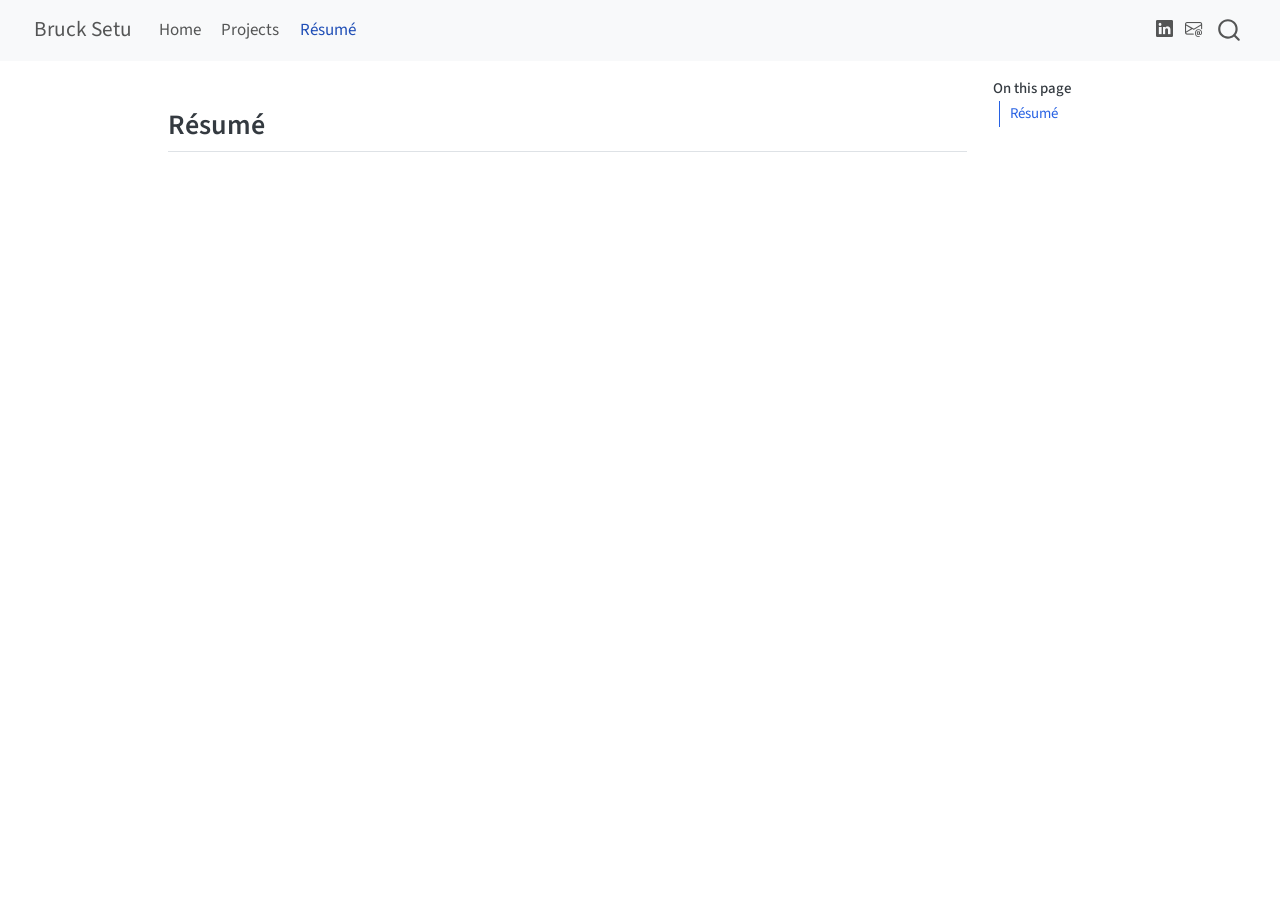
<file: resume.html>
<!DOCTYPE html>
<html xmlns="http://www.w3.org/1999/xhtml" lang="en" xml:lang="en"><head>

<meta charset="utf-8">
<meta name="generator" content="quarto-1.8.25">

<meta name="viewport" content="width=device-width, initial-scale=1.0, user-scalable=yes">


<title>resume – Bruck Setu</title>
<style>
code{white-space: pre-wrap;}
span.smallcaps{font-variant: small-caps;}
div.columns{display: flex; gap: min(4vw, 1.5em);}
div.column{flex: auto; overflow-x: auto;}
div.hanging-indent{margin-left: 1.5em; text-indent: -1.5em;}
ul.task-list{list-style: none;}
ul.task-list li input[type="checkbox"] {
  width: 0.8em;
  margin: 0 0.8em 0.2em -1em; /* quarto-specific, see https://github.com/quarto-dev/quarto-cli/issues/4556 */ 
  vertical-align: middle;
}
</style>


<script src="site_libs/quarto-nav/quarto-nav.js"></script>
<script src="site_libs/quarto-nav/headroom.min.js"></script>
<script src="site_libs/clipboard/clipboard.min.js"></script>
<script src="site_libs/quarto-search/autocomplete.umd.js"></script>
<script src="site_libs/quarto-search/fuse.min.js"></script>
<script src="site_libs/quarto-search/quarto-search.js"></script>
<meta name="quarto:offset" content="./">
<script src="site_libs/quarto-html/quarto.js" type="module"></script>
<script src="site_libs/quarto-html/tabsets/tabsets.js" type="module"></script>
<script src="site_libs/quarto-html/axe/axe-check.js" type="module"></script>
<script src="site_libs/quarto-html/popper.min.js"></script>
<script src="site_libs/quarto-html/tippy.umd.min.js"></script>
<script src="site_libs/quarto-html/anchor.min.js"></script>
<link href="site_libs/quarto-html/tippy.css" rel="stylesheet">
<link href="site_libs/quarto-html/quarto-syntax-highlighting-7b89279ff1a6dce999919e0e67d4d9ec.css" rel="stylesheet" id="quarto-text-highlighting-styles">
<script src="site_libs/bootstrap/bootstrap.min.js"></script>
<link href="site_libs/bootstrap/bootstrap-icons.css" rel="stylesheet">
<link href="site_libs/bootstrap/bootstrap-5b4ad623e5705c0698d39aec6f10cf02.min.css" rel="stylesheet" append-hash="true" id="quarto-bootstrap" data-mode="light">
<script id="quarto-search-options" type="application/json">{
  "location": "navbar",
  "copy-button": false,
  "collapse-after": 3,
  "panel-placement": "end",
  "type": "overlay",
  "limit": 50,
  "keyboard-shortcut": [
    "f",
    "/",
    "s"
  ],
  "show-item-context": false,
  "language": {
    "search-no-results-text": "No results",
    "search-matching-documents-text": "matching documents",
    "search-copy-link-title": "Copy link to search",
    "search-hide-matches-text": "Hide additional matches",
    "search-more-match-text": "more match in this document",
    "search-more-matches-text": "more matches in this document",
    "search-clear-button-title": "Clear",
    "search-text-placeholder": "",
    "search-detached-cancel-button-title": "Cancel",
    "search-submit-button-title": "Submit",
    "search-label": "Search"
  }
}</script>


<link rel="stylesheet" href="styles.css">
</head>

<body class="nav-fixed quarto-light">

<div id="quarto-search-results"></div>
  <header id="quarto-header" class="headroom fixed-top">
    <nav class="navbar navbar-expand-lg " data-bs-theme="dark">
      <div class="navbar-container container-fluid">
      <div class="navbar-brand-container mx-auto">
    <a href="./index.html" class="navbar-brand navbar-brand-logo">
    </a>
    <a class="navbar-brand" href="./index.html">
    <span class="navbar-title">Bruck Setu</span>
    </a>
  </div>
            <div id="quarto-search" class="" title="Search"></div>
          <button class="navbar-toggler" type="button" data-bs-toggle="collapse" data-bs-target="#navbarCollapse" aria-controls="navbarCollapse" role="menu" aria-expanded="false" aria-label="Toggle navigation" onclick="if (window.quartoToggleHeadroom) { window.quartoToggleHeadroom(); }">
  <span class="navbar-toggler-icon"></span>
</button>
          <div class="collapse navbar-collapse" id="navbarCollapse">
            <ul class="navbar-nav navbar-nav-scroll me-auto">
  <li class="nav-item">
    <a class="nav-link" href="./index.html"> 
<span class="menu-text">Home</span></a>
  </li>  
  <li class="nav-item">
    <a class="nav-link" href="./projects.html"> 
<span class="menu-text">Projects</span></a>
  </li>  
  <li class="nav-item">
    <a class="nav-link active" href="./resume.html" aria-current="page"> 
<span class="menu-text">Résumé</span></a>
  </li>  
</ul>
          </div> <!-- /navcollapse -->
            <div class="quarto-navbar-tools">
    <a href="https://www.linkedin.com/in/bruck-setu/" title="" class="quarto-navigation-tool px-1" aria-label=""><i class="bi bi-linkedin"></i></a>
    <a href="mailto:bruck.setu@gmail.com" title="" class="quarto-navigation-tool px-1" aria-label=""><i class="bi bi-envelope-at"></i></a>
</div>
      </div> <!-- /container-fluid -->
    </nav>
</header>
<!-- content -->
<div id="quarto-content" class="quarto-container page-columns page-rows-contents page-layout-article page-navbar">
<!-- sidebar -->
<!-- margin-sidebar -->
    <div id="quarto-margin-sidebar" class="sidebar margin-sidebar">
        <nav id="TOC" role="doc-toc" class="toc-active">
    <h2 id="toc-title">On this page</h2>
   
  <ul>
  <li><a href="#résumé" id="toc-résumé" class="nav-link active" data-scroll-target="#résumé">Résumé</a></li>
  </ul>
</nav>
    </div>
<!-- main -->
<main class="content" id="quarto-document-content"><header id="title-block-header" class="quarto-title-block"></header>




<section id="résumé" class="level2">
<h2 class="anchored" data-anchor-id="résumé">Résumé</h2>
<div class="responsive-embed">
<iframe src="Bruck Setu Resume 9_26.pdf" style="width:100%; min-height:70vh;" frameborder="0">
</iframe>
</div>


</section>

</main> <!-- /main -->
<script id="quarto-html-after-body" type="application/javascript">
  window.document.addEventListener("DOMContentLoaded", function (event) {
    const icon = "";
    const anchorJS = new window.AnchorJS();
    anchorJS.options = {
      placement: 'right',
      icon: icon
    };
    anchorJS.add('.anchored');
    const isCodeAnnotation = (el) => {
      for (const clz of el.classList) {
        if (clz.startsWith('code-annotation-')) {                     
          return true;
        }
      }
      return false;
    }
    const onCopySuccess = function(e) {
      // button target
      const button = e.trigger;
      // don't keep focus
      button.blur();
      // flash "checked"
      button.classList.add('code-copy-button-checked');
      var currentTitle = button.getAttribute("title");
      button.setAttribute("title", "Copied!");
      let tooltip;
      if (window.bootstrap) {
        button.setAttribute("data-bs-toggle", "tooltip");
        button.setAttribute("data-bs-placement", "left");
        button.setAttribute("data-bs-title", "Copied!");
        tooltip = new bootstrap.Tooltip(button, 
          { trigger: "manual", 
            customClass: "code-copy-button-tooltip",
            offset: [0, -8]});
        tooltip.show();    
      }
      setTimeout(function() {
        if (tooltip) {
          tooltip.hide();
          button.removeAttribute("data-bs-title");
          button.removeAttribute("data-bs-toggle");
          button.removeAttribute("data-bs-placement");
        }
        button.setAttribute("title", currentTitle);
        button.classList.remove('code-copy-button-checked');
      }, 1000);
      // clear code selection
      e.clearSelection();
    }
    const getTextToCopy = function(trigger) {
      const outerScaffold = trigger.parentElement.cloneNode(true);
      const codeEl = outerScaffold.querySelector('code');
      for (const childEl of codeEl.children) {
        if (isCodeAnnotation(childEl)) {
          childEl.remove();
        }
      }
      return codeEl.innerText;
    }
    const clipboard = new window.ClipboardJS('.code-copy-button:not([data-in-quarto-modal])', {
      text: getTextToCopy
    });
    clipboard.on('success', onCopySuccess);
    if (window.document.getElementById('quarto-embedded-source-code-modal')) {
      const clipboardModal = new window.ClipboardJS('.code-copy-button[data-in-quarto-modal]', {
        text: getTextToCopy,
        container: window.document.getElementById('quarto-embedded-source-code-modal')
      });
      clipboardModal.on('success', onCopySuccess);
    }
      var localhostRegex = new RegExp(/^(?:http|https):\/\/localhost\:?[0-9]*\//);
      var mailtoRegex = new RegExp(/^mailto:/);
        var filterRegex = new RegExp("https:\/\/brucksetu\.github\.io\/");
      var isInternal = (href) => {
          return filterRegex.test(href) || localhostRegex.test(href) || mailtoRegex.test(href);
      }
      // Inspect non-navigation links and adorn them if external
     var links = window.document.querySelectorAll('a[href]:not(.nav-link):not(.navbar-brand):not(.toc-action):not(.sidebar-link):not(.sidebar-item-toggle):not(.pagination-link):not(.no-external):not([aria-hidden]):not(.dropdown-item):not(.quarto-navigation-tool):not(.about-link)');
      for (var i=0; i<links.length; i++) {
        const link = links[i];
        if (!isInternal(link.href)) {
          // undo the damage that might have been done by quarto-nav.js in the case of
          // links that we want to consider external
          if (link.dataset.originalHref !== undefined) {
            link.href = link.dataset.originalHref;
          }
        }
      }
    function tippyHover(el, contentFn, onTriggerFn, onUntriggerFn) {
      const config = {
        allowHTML: true,
        maxWidth: 500,
        delay: 100,
        arrow: false,
        appendTo: function(el) {
            return el.parentElement;
        },
        interactive: true,
        interactiveBorder: 10,
        theme: 'quarto',
        placement: 'bottom-start',
      };
      if (contentFn) {
        config.content = contentFn;
      }
      if (onTriggerFn) {
        config.onTrigger = onTriggerFn;
      }
      if (onUntriggerFn) {
        config.onUntrigger = onUntriggerFn;
      }
      window.tippy(el, config); 
    }
    const noterefs = window.document.querySelectorAll('a[role="doc-noteref"]');
    for (var i=0; i<noterefs.length; i++) {
      const ref = noterefs[i];
      tippyHover(ref, function() {
        // use id or data attribute instead here
        let href = ref.getAttribute('data-footnote-href') || ref.getAttribute('href');
        try { href = new URL(href).hash; } catch {}
        const id = href.replace(/^#\/?/, "");
        const note = window.document.getElementById(id);
        if (note) {
          return note.innerHTML;
        } else {
          return "";
        }
      });
    }
    const xrefs = window.document.querySelectorAll('a.quarto-xref');
    const processXRef = (id, note) => {
      // Strip column container classes
      const stripColumnClz = (el) => {
        el.classList.remove("page-full", "page-columns");
        if (el.children) {
          for (const child of el.children) {
            stripColumnClz(child);
          }
        }
      }
      stripColumnClz(note)
      if (id === null || id.startsWith('sec-')) {
        // Special case sections, only their first couple elements
        const container = document.createElement("div");
        if (note.children && note.children.length > 2) {
          container.appendChild(note.children[0].cloneNode(true));
          for (let i = 1; i < note.children.length; i++) {
            const child = note.children[i];
            if (child.tagName === "P" && child.innerText === "") {
              continue;
            } else {
              container.appendChild(child.cloneNode(true));
              break;
            }
          }
          if (window.Quarto?.typesetMath) {
            window.Quarto.typesetMath(container);
          }
          return container.innerHTML
        } else {
          if (window.Quarto?.typesetMath) {
            window.Quarto.typesetMath(note);
          }
          return note.innerHTML;
        }
      } else {
        // Remove any anchor links if they are present
        const anchorLink = note.querySelector('a.anchorjs-link');
        if (anchorLink) {
          anchorLink.remove();
        }
        if (window.Quarto?.typesetMath) {
          window.Quarto.typesetMath(note);
        }
        if (note.classList.contains("callout")) {
          return note.outerHTML;
        } else {
          return note.innerHTML;
        }
      }
    }
    for (var i=0; i<xrefs.length; i++) {
      const xref = xrefs[i];
      tippyHover(xref, undefined, function(instance) {
        instance.disable();
        let url = xref.getAttribute('href');
        let hash = undefined; 
        if (url.startsWith('#')) {
          hash = url;
        } else {
          try { hash = new URL(url).hash; } catch {}
        }
        if (hash) {
          const id = hash.replace(/^#\/?/, "");
          const note = window.document.getElementById(id);
          if (note !== null) {
            try {
              const html = processXRef(id, note.cloneNode(true));
              instance.setContent(html);
            } finally {
              instance.enable();
              instance.show();
            }
          } else {
            // See if we can fetch this
            fetch(url.split('#')[0])
            .then(res => res.text())
            .then(html => {
              const parser = new DOMParser();
              const htmlDoc = parser.parseFromString(html, "text/html");
              const note = htmlDoc.getElementById(id);
              if (note !== null) {
                const html = processXRef(id, note);
                instance.setContent(html);
              } 
            }).finally(() => {
              instance.enable();
              instance.show();
            });
          }
        } else {
          // See if we can fetch a full url (with no hash to target)
          // This is a special case and we should probably do some content thinning / targeting
          fetch(url)
          .then(res => res.text())
          .then(html => {
            const parser = new DOMParser();
            const htmlDoc = parser.parseFromString(html, "text/html");
            const note = htmlDoc.querySelector('main.content');
            if (note !== null) {
              // This should only happen for chapter cross references
              // (since there is no id in the URL)
              // remove the first header
              if (note.children.length > 0 && note.children[0].tagName === "HEADER") {
                note.children[0].remove();
              }
              const html = processXRef(null, note);
              instance.setContent(html);
            } 
          }).finally(() => {
            instance.enable();
            instance.show();
          });
        }
      }, function(instance) {
      });
    }
        let selectedAnnoteEl;
        const selectorForAnnotation = ( cell, annotation) => {
          let cellAttr = 'data-code-cell="' + cell + '"';
          let lineAttr = 'data-code-annotation="' +  annotation + '"';
          const selector = 'span[' + cellAttr + '][' + lineAttr + ']';
          return selector;
        }
        const selectCodeLines = (annoteEl) => {
          const doc = window.document;
          const targetCell = annoteEl.getAttribute("data-target-cell");
          const targetAnnotation = annoteEl.getAttribute("data-target-annotation");
          const annoteSpan = window.document.querySelector(selectorForAnnotation(targetCell, targetAnnotation));
          const lines = annoteSpan.getAttribute("data-code-lines").split(",");
          const lineIds = lines.map((line) => {
            return targetCell + "-" + line;
          })
          let top = null;
          let height = null;
          let parent = null;
          if (lineIds.length > 0) {
              //compute the position of the single el (top and bottom and make a div)
              const el = window.document.getElementById(lineIds[0]);
              top = el.offsetTop;
              height = el.offsetHeight;
              parent = el.parentElement.parentElement;
            if (lineIds.length > 1) {
              const lastEl = window.document.getElementById(lineIds[lineIds.length - 1]);
              const bottom = lastEl.offsetTop + lastEl.offsetHeight;
              height = bottom - top;
            }
            if (top !== null && height !== null && parent !== null) {
              // cook up a div (if necessary) and position it 
              let div = window.document.getElementById("code-annotation-line-highlight");
              if (div === null) {
                div = window.document.createElement("div");
                div.setAttribute("id", "code-annotation-line-highlight");
                div.style.position = 'absolute';
                parent.appendChild(div);
              }
              div.style.top = top - 2 + "px";
              div.style.height = height + 4 + "px";
              div.style.left = 0;
              let gutterDiv = window.document.getElementById("code-annotation-line-highlight-gutter");
              if (gutterDiv === null) {
                gutterDiv = window.document.createElement("div");
                gutterDiv.setAttribute("id", "code-annotation-line-highlight-gutter");
                gutterDiv.style.position = 'absolute';
                const codeCell = window.document.getElementById(targetCell);
                const gutter = codeCell.querySelector('.code-annotation-gutter');
                gutter.appendChild(gutterDiv);
              }
              gutterDiv.style.top = top - 2 + "px";
              gutterDiv.style.height = height + 4 + "px";
            }
            selectedAnnoteEl = annoteEl;
          }
        };
        const unselectCodeLines = () => {
          const elementsIds = ["code-annotation-line-highlight", "code-annotation-line-highlight-gutter"];
          elementsIds.forEach((elId) => {
            const div = window.document.getElementById(elId);
            if (div) {
              div.remove();
            }
          });
          selectedAnnoteEl = undefined;
        };
          // Handle positioning of the toggle
      window.addEventListener(
        "resize",
        throttle(() => {
          elRect = undefined;
          if (selectedAnnoteEl) {
            selectCodeLines(selectedAnnoteEl);
          }
        }, 10)
      );
      function throttle(fn, ms) {
      let throttle = false;
      let timer;
        return (...args) => {
          if(!throttle) { // first call gets through
              fn.apply(this, args);
              throttle = true;
          } else { // all the others get throttled
              if(timer) clearTimeout(timer); // cancel #2
              timer = setTimeout(() => {
                fn.apply(this, args);
                timer = throttle = false;
              }, ms);
          }
        };
      }
        // Attach click handler to the DT
        const annoteDls = window.document.querySelectorAll('dt[data-target-cell]');
        for (const annoteDlNode of annoteDls) {
          annoteDlNode.addEventListener('click', (event) => {
            const clickedEl = event.target;
            if (clickedEl !== selectedAnnoteEl) {
              unselectCodeLines();
              const activeEl = window.document.querySelector('dt[data-target-cell].code-annotation-active');
              if (activeEl) {
                activeEl.classList.remove('code-annotation-active');
              }
              selectCodeLines(clickedEl);
              clickedEl.classList.add('code-annotation-active');
            } else {
              // Unselect the line
              unselectCodeLines();
              clickedEl.classList.remove('code-annotation-active');
            }
          });
        }
    const findCites = (el) => {
      const parentEl = el.parentElement;
      if (parentEl) {
        const cites = parentEl.dataset.cites;
        if (cites) {
          return {
            el,
            cites: cites.split(' ')
          };
        } else {
          return findCites(el.parentElement)
        }
      } else {
        return undefined;
      }
    };
    var bibliorefs = window.document.querySelectorAll('a[role="doc-biblioref"]');
    for (var i=0; i<bibliorefs.length; i++) {
      const ref = bibliorefs[i];
      const citeInfo = findCites(ref);
      if (citeInfo) {
        tippyHover(citeInfo.el, function() {
          var popup = window.document.createElement('div');
          citeInfo.cites.forEach(function(cite) {
            var citeDiv = window.document.createElement('div');
            citeDiv.classList.add('hanging-indent');
            citeDiv.classList.add('csl-entry');
            var biblioDiv = window.document.getElementById('ref-' + cite);
            if (biblioDiv) {
              citeDiv.innerHTML = biblioDiv.innerHTML;
            }
            popup.appendChild(citeDiv);
          });
          return popup.innerHTML;
        });
      }
    }
  });
  </script>
</div> <!-- /content -->




</body></html>
</file>
<file: site_libs/quarto-html/tippy.css>
.tippy-box[data-animation=fade][data-state=hidden]{opacity:0}[data-tippy-root]{max-width:calc(100vw - 10px)}.tippy-box{position:relative;background-color:#333;color:#fff;border-radius:4px;font-size:14px;line-height:1.4;white-space:normal;outline:0;transition-property:transform,visibility,opacity}.tippy-box[data-placement^=top]>.tippy-arrow{bottom:0}.tippy-box[data-placement^=top]>.tippy-arrow:before{bottom:-7px;left:0;border-width:8px 8px 0;border-top-color:initial;transform-origin:center top}.tippy-box[data-placement^=bottom]>.tippy-arrow{top:0}.tippy-box[data-placement^=bottom]>.tippy-arrow:before{top:-7px;left:0;border-width:0 8px 8px;border-bottom-color:initial;transform-origin:center bottom}.tippy-box[data-placement^=left]>.tippy-arrow{right:0}.tippy-box[data-placement^=left]>.tippy-arrow:before{border-width:8px 0 8px 8px;border-left-color:initial;right:-7px;transform-origin:center left}.tippy-box[data-placement^=right]>.tippy-arrow{left:0}.tippy-box[data-placement^=right]>.tippy-arrow:before{left:-7px;border-width:8px 8px 8px 0;border-right-color:initial;transform-origin:center right}.tippy-box[data-inertia][data-state=visible]{transition-timing-function:cubic-bezier(.54,1.5,.38,1.11)}.tippy-arrow{width:16px;height:16px;color:#333}.tippy-arrow:before{content:"";position:absolute;border-color:transparent;border-style:solid}.tippy-content{position:relative;padding:5px 9px;z-index:1}
</file>
<file: site_libs/quarto-html/quarto-syntax-highlighting-7b89279ff1a6dce999919e0e67d4d9ec.css>
/* quarto syntax highlight colors */
:root {
  --quarto-hl-ot-color: #003B4F;
  --quarto-hl-at-color: #657422;
  --quarto-hl-ss-color: #20794D;
  --quarto-hl-an-color: #5E5E5E;
  --quarto-hl-fu-color: #4758AB;
  --quarto-hl-st-color: #20794D;
  --quarto-hl-cf-color: #003B4F;
  --quarto-hl-op-color: #5E5E5E;
  --quarto-hl-er-color: #AD0000;
  --quarto-hl-bn-color: #AD0000;
  --quarto-hl-al-color: #AD0000;
  --quarto-hl-va-color: #111111;
  --quarto-hl-bu-color: inherit;
  --quarto-hl-ex-color: inherit;
  --quarto-hl-pp-color: #AD0000;
  --quarto-hl-in-color: #5E5E5E;
  --quarto-hl-vs-color: #20794D;
  --quarto-hl-wa-color: #5E5E5E;
  --quarto-hl-do-color: #5E5E5E;
  --quarto-hl-im-color: #00769E;
  --quarto-hl-ch-color: #20794D;
  --quarto-hl-dt-color: #AD0000;
  --quarto-hl-fl-color: #AD0000;
  --quarto-hl-co-color: #5E5E5E;
  --quarto-hl-cv-color: #5E5E5E;
  --quarto-hl-cn-color: #8f5902;
  --quarto-hl-sc-color: #5E5E5E;
  --quarto-hl-dv-color: #AD0000;
  --quarto-hl-kw-color: #003B4F;
}

/* other quarto variables */
:root {
  --quarto-font-monospace: SFMono-Regular, Menlo, Monaco, Consolas, "Liberation Mono", "Courier New", monospace;
}

/* syntax highlight based on Pandoc's rules */
pre > code.sourceCode > span {
  color: #003B4F;
}

code.sourceCode > span {
  color: #003B4F;
}

div.sourceCode,
div.sourceCode pre.sourceCode {
  color: #003B4F;
}

/* Normal */
code span {
  color: #003B4F;
}

/* Alert */
code span.al {
  color: #AD0000;
  font-style: inherit;
}

/* Annotation */
code span.an {
  color: #5E5E5E;
  font-style: inherit;
}

/* Attribute */
code span.at {
  color: #657422;
  font-style: inherit;
}

/* BaseN */
code span.bn {
  color: #AD0000;
  font-style: inherit;
}

/* BuiltIn */
code span.bu {
  font-style: inherit;
}

/* ControlFlow */
code span.cf {
  color: #003B4F;
  font-weight: bold;
  font-style: inherit;
}

/* Char */
code span.ch {
  color: #20794D;
  font-style: inherit;
}

/* Constant */
code span.cn {
  color: #8f5902;
  font-style: inherit;
}

/* Comment */
code span.co {
  color: #5E5E5E;
  font-style: inherit;
}

/* CommentVar */
code span.cv {
  color: #5E5E5E;
  font-style: italic;
}

/* Documentation */
code span.do {
  color: #5E5E5E;
  font-style: italic;
}

/* DataType */
code span.dt {
  color: #AD0000;
  font-style: inherit;
}

/* DecVal */
code span.dv {
  color: #AD0000;
  font-style: inherit;
}

/* Error */
code span.er {
  color: #AD0000;
  font-style: inherit;
}

/* Extension */
code span.ex {
  font-style: inherit;
}

/* Float */
code span.fl {
  color: #AD0000;
  font-style: inherit;
}

/* Function */
code span.fu {
  color: #4758AB;
  font-style: inherit;
}

/* Import */
code span.im {
  color: #00769E;
  font-style: inherit;
}

/* Information */
code span.in {
  color: #5E5E5E;
  font-style: inherit;
}

/* Keyword */
code span.kw {
  color: #003B4F;
  font-weight: bold;
  font-style: inherit;
}

/* Operator */
code span.op {
  color: #5E5E5E;
  font-style: inherit;
}

/* Other */
code span.ot {
  color: #003B4F;
  font-style: inherit;
}

/* Preprocessor */
code span.pp {
  color: #AD0000;
  font-style: inherit;
}

/* SpecialChar */
code span.sc {
  color: #5E5E5E;
  font-style: inherit;
}

/* SpecialString */
code span.ss {
  color: #20794D;
  font-style: inherit;
}

/* String */
code span.st {
  color: #20794D;
  font-style: inherit;
}

/* Variable */
code span.va {
  color: #111111;
  font-style: inherit;
}

/* VerbatimString */
code span.vs {
  color: #20794D;
  font-style: inherit;
}

/* Warning */
code span.wa {
  color: #5E5E5E;
  font-style: italic;
}

.prevent-inlining {
  content: "</";
}

/*# sourceMappingURL=3944bc705cfaf4c80e56f77c5205168a.css.map */
</file>
<file: styles.css>
/* css styles */
.quarto-title > h1.title {
  text-align: center;
}

.quarto-title > h4.title {
  font-weight: bold;
}

.responsive-embed iframe {
  width: 100%;
  height: 100%;
}
.responsive-embed {
  position: relative;
  width: 100%;
  min-height: 70vh; /* adjust as desired */
}
</file>
